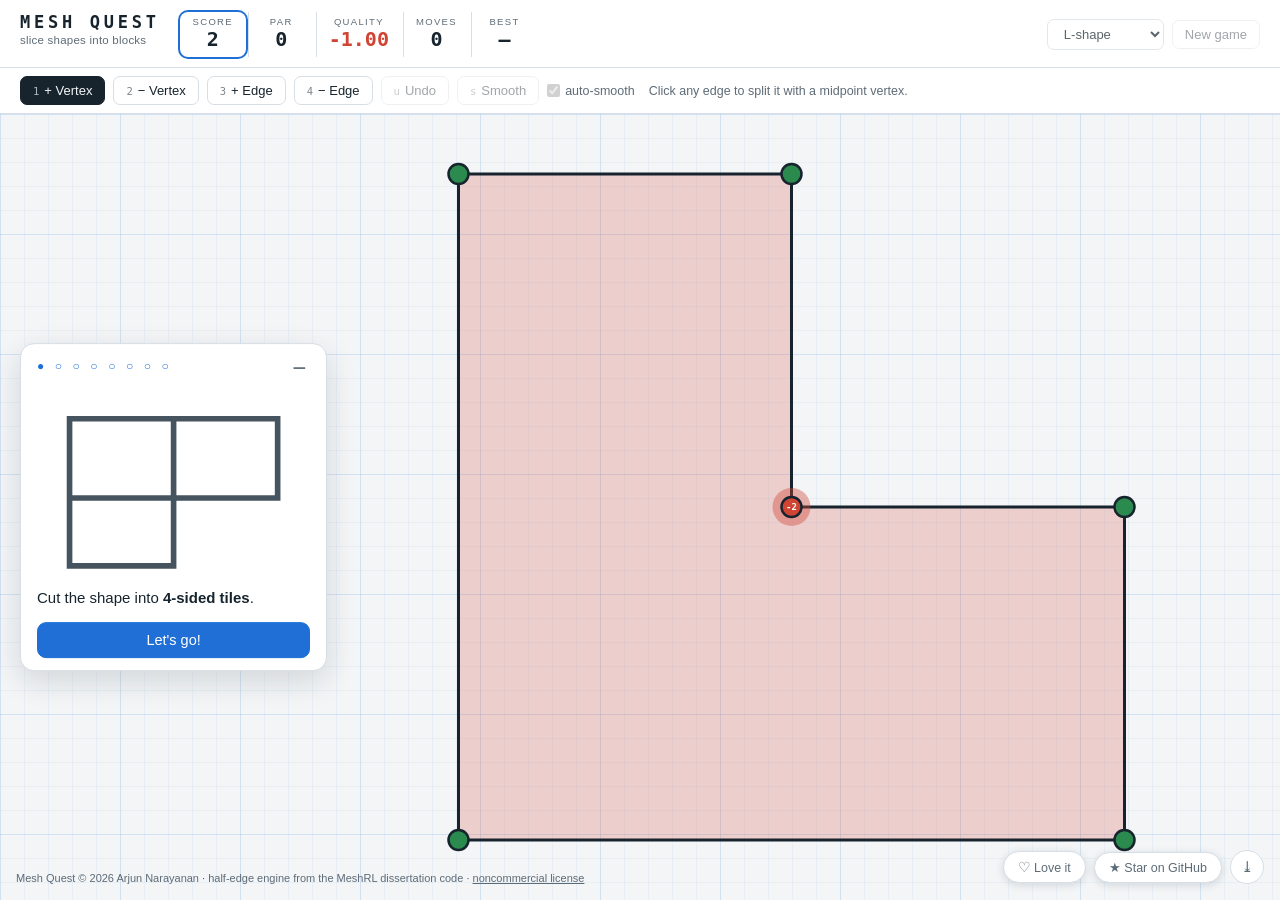
<file: docs/index.html>
<!doctype html>
<html lang="en">
<head>
<meta charset="utf-8">
<meta name="viewport" content="width=device-width, initial-scale=1, viewport-fit=cover">
<title>Mesh Quest</title>
<style>
/* Mesh Quest — Copyright 2026 Arjun Narayanan. All rights reserved.
 * Licensed under the PolyForm Noncommercial License 1.0.0 (see LICENSE). */
:root {
  --paper: #f3f5f7;
  --panel: #ffffff;
  --ink: #17242e;
  --muted: #5d6b77;
  --line: #d7dee5;
  --grid: rgba(31, 111, 214, 0.055);
  --grid-major: rgba(31, 111, 214, 0.1);
  --accent: #1f6fd6;
  --halo: rgba(31, 111, 214, 0.16);
  --glow: rgba(31, 111, 214, 0.75);
  --good: #2b8a4d;
  --warn: #d9962e;
  --bad: #cf4433;
  --face-quad: rgba(43, 138, 77, 0.1);
  --face-tri: rgba(31, 111, 214, 0.1);
  --face-2gon: rgba(207, 68, 51, 0.16);
  --face-big: rgba(217, 150, 46, 0.14);
  --face-degen: rgba(207, 68, 51, 0.22);
  --edge: #46545f;
  --edge-bdry: #17242e;
  --vertex-ring: #ffffff;
  --shadow: rgba(23, 36, 46, 0.14);
}
@media (prefers-color-scheme: dark) {
  :root {
    --paper: #101820;
    --panel: #18232d;
    --ink: #e4ecf2;
    --muted: #8b99a5;
    --line: #2a3743;
    --grid: rgba(90, 162, 240, 0.05);
    --grid-major: rgba(90, 162, 240, 0.09);
    --accent: #5aa2f0;
  --halo: rgba(90, 162, 240, 0.22);
  --glow: rgba(90, 162, 240, 0.9);
    --good: #43b06a;
    --warn: #e2a94f;
    --bad: #e26055;
    --face-quad: rgba(67, 176, 106, 0.13);
    --face-tri: rgba(90, 162, 240, 0.13);
    --face-2gon: rgba(226, 96, 85, 0.2);
    --face-big: rgba(226, 169, 79, 0.16);
    --face-degen: rgba(226, 96, 85, 0.26);
    --edge: #9fb0bd;
    --edge-bdry: #dfe9f1;
    --vertex-ring: #101820;
    --shadow: rgba(0, 0, 0, 0.45);
  }
}
:root[data-theme="dark"] {
  --paper: #101820;
  --panel: #18232d;
  --ink: #e4ecf2;
  --muted: #8b99a5;
  --line: #2a3743;
  --grid: rgba(90, 162, 240, 0.05);
  --grid-major: rgba(90, 162, 240, 0.09);
  --accent: #5aa2f0;
  --halo: rgba(90, 162, 240, 0.22);
  --glow: rgba(90, 162, 240, 0.9);
  --good: #43b06a;
  --warn: #e2a94f;
  --bad: #e26055;
  --face-quad: rgba(67, 176, 106, 0.13);
  --face-tri: rgba(90, 162, 240, 0.13);
  --face-2gon: rgba(226, 96, 85, 0.2);
  --face-big: rgba(226, 169, 79, 0.16);
  --face-degen: rgba(226, 96, 85, 0.26);
  --edge: #9fb0bd;
  --edge-bdry: #dfe9f1;
  --vertex-ring: #101820;
  --shadow: rgba(0, 0, 0, 0.45);
}
:root[data-theme="light"] {
  --paper: #f3f5f7;
  --panel: #ffffff;
  --ink: #17242e;
  --muted: #5d6b77;
  --line: #d7dee5;
  --grid: rgba(31, 111, 214, 0.055);
  --grid-major: rgba(31, 111, 214, 0.1);
  --accent: #1f6fd6;
  --halo: rgba(31, 111, 214, 0.16);
  --glow: rgba(31, 111, 214, 0.75);
  --good: #2b8a4d;
  --warn: #d9962e;
  --bad: #cf4433;
  --face-quad: rgba(43, 138, 77, 0.1);
  --face-tri: rgba(31, 111, 214, 0.1);
  --face-2gon: rgba(207, 68, 51, 0.16);
  --face-big: rgba(217, 150, 46, 0.14);
  --face-degen: rgba(207, 68, 51, 0.22);
  --edge: #46545f;
  --edge-bdry: #17242e;
  --vertex-ring: #ffffff;
  --shadow: rgba(23, 36, 46, 0.14);
}

* { box-sizing: border-box; margin: 0; }
html, body { height: 100%; }
body {
  font-family: "Avenir Next", Seravek, "Segoe UI", -apple-system, sans-serif;
  color: var(--ink);
  background: var(--paper);
  display: flex;
  flex-direction: column;
  overflow: hidden;
  height: 100vh;
  height: 100dvh;
}
header, .toolbar, #stage {
  user-select: none;
  -webkit-user-select: none;
}
#stage { touch-action: manipulation; }
button, select {
  touch-action: manipulation;
  -webkit-tap-highlight-color: transparent;
}
.mono {
  font-family: ui-monospace, "SF Mono", "Cascadia Mono", Menlo, Consolas, monospace;
  font-variant-numeric: tabular-nums;
}

header {
  display: flex;
  align-items: stretch;
  gap: 20px;
  flex-wrap: wrap;
  padding: 12px 20px 10px;
  background: var(--panel);
  border-bottom: 1px solid var(--line);
}
.brand h1 {
  font-family: ui-monospace, "SF Mono", "Cascadia Mono", Menlo, Consolas, monospace;
  font-size: 17px;
  font-weight: 700;
  letter-spacing: 0.22em;
  text-wrap: balance;
}
.brand .sub {
  font-size: 11.5px;
  color: var(--muted);
  letter-spacing: 0.02em;
  margin-top: 2px;
}
.readouts { display: flex; gap: 2px; align-items: stretch; }
.readout {
  min-width: 66px;
  padding: 4px 12px 5px;
  border-left: 1px solid var(--line);
  text-align: center;
}
.readout:first-child { border-left: none; }
.readout .label {
  font-size: 9.5px;
  text-transform: uppercase;
  letter-spacing: 0.14em;
  color: var(--muted);
}
.readout .value {
  font-family: ui-monospace, "SF Mono", "Cascadia Mono", Menlo, Consolas, monospace;
  font-variant-numeric: tabular-nums;
  font-size: 20px;
  font-weight: 600;
  line-height: 1.25;
}
.readout.at-par .value { color: var(--good); }
.readout.alert .value { color: var(--bad); }
.spacer { flex: 1; }
.controls { display: flex; gap: 8px; align-items: center; }

select, button {
  font: inherit;
  font-size: 13px;
  color: var(--ink);
  padding: 6px 12px;
  border-radius: 7px;
  border: 1px solid var(--line);
  background: var(--panel);
  cursor: pointer;
}
button:hover, select:hover { border-color: var(--accent); }
button:disabled { opacity: 0.4; cursor: default; }
button:focus-visible, select:focus-visible {
  outline: 2px solid var(--accent);
  outline-offset: 1px;
}

.toolbar {
  display: flex;
  align-items: center;
  gap: 8px;
  flex-wrap: wrap;
  padding: 8px 20px;
  background: var(--panel);
  border-bottom: 1px solid var(--line);
}
.mode kbd {
  font-family: ui-monospace, "SF Mono", Menlo, monospace;
  font-size: 10.5px;
  opacity: 0.55;
  margin-right: 5px;
}
.mode.active {
  background: var(--ink);
  color: var(--paper);
  border-color: var(--ink);
}
.mode.active kbd { opacity: 0.7; }
label.auto {
  font-size: 12.5px;
  color: var(--muted);
  display: flex;
  gap: 5px;
  align-items: center;
  cursor: pointer;
}
.hint { font-size: 12.5px; color: var(--muted); margin-left: 6px; }

#stage {
  flex: 1;
  position: relative;
  overflow: hidden;
  background-image:
    linear-gradient(var(--grid-major) 1px, transparent 1px),
    linear-gradient(90deg, var(--grid-major) 1px, transparent 1px),
    linear-gradient(var(--grid) 1px, transparent 1px),
    linear-gradient(90deg, var(--grid) 1px, transparent 1px);
  background-size: 120px 120px, 120px 120px, 24px 24px, 24px 24px;
}
#canvas { width: 100%; height: 100%; display: block; cursor: grab; touch-action: none; }
#canvas.panning { cursor: grabbing; }
#canvas.panning * { pointer-events: none; }
#confetti { position: absolute; inset: 0; pointer-events: none; }

.face { stroke: none; }
.face.d4 { fill: var(--face-quad); }
.face.d3 { fill: var(--face-tri); }
.face.d2 { fill: var(--face-2gon); }
.face.dbig { fill: var(--face-big); }
.face.degen { fill: var(--face-degen); }
.edge { stroke: var(--edge); stroke-width: 2; fill: none; pointer-events: none; }
.edge.boundary { stroke: var(--edge-bdry); stroke-width: 3; }
.edge.glow { filter: drop-shadow(0 0 4px var(--glow)); }
.vertex.glow { filter: drop-shadow(0 0 5px var(--glow)); }
.edge.near { stroke: var(--accent) !important; stroke-width: 5 !important; }
.vertex { stroke: var(--vertex-ring); stroke-width: 1.5; }
.vertex.user { stroke: var(--edge-bdry); stroke-width: 2.5; }
.vertex.ok { fill: var(--good); }
.vertex.off1 { fill: var(--warn); }
.vertex.off2 { fill: var(--bad); }
.vertex.near { stroke: var(--accent); stroke-width: 4; }
.vertex.selected { stroke: var(--accent); stroke-width: 4; }
.vlabel {
  font-family: ui-monospace, "SF Mono", Menlo, monospace;
  font-size: 9px;
  font-weight: 700;
  fill: var(--vertex-ring);
  text-anchor: middle;
  pointer-events: none;
}
.heat { fill: var(--bad); pointer-events: none; }
.dim { opacity: 0.25; pointer-events: none; }
#canvas.has-target { cursor: pointer; }

#toast {
  position: absolute;
  bottom: 18px;
  left: 50%;
  transform: translateX(-50%);
  background: var(--ink);
  color: var(--paper);
  padding: 9px 16px;
  border-radius: 8px;
  font-size: 13px;
  opacity: 0;
  transition: opacity 0.25s;
  pointer-events: none;
  max-width: 80%;
}
#toast.show { opacity: 0.95; }

.lvlarrow {
  position: absolute;
  top: 50%;
  transform: translateY(-50%);
  width: 46px;
  height: 46px;
  border-radius: 50%;
  border: 1px solid var(--line);
  background: var(--panel);
  color: var(--muted);
  font-size: 20px;
  cursor: pointer;
  padding: 0;
  box-shadow: 0 4px 12px var(--shadow);
  display: none;
  transition: transform 0.15s;
}
.lvlarrow.show { display: block; }
.lvlarrow:hover {
  transform: translateY(-50%) scale(1.1);
  color: var(--ink);
  border-color: var(--accent);
}
#next.win {
  background: var(--good);
  border-color: var(--good);
  color: #fff;
  width: 60px;
  height: 60px;
  font-size: 27px;
  box-shadow: 0 6px 18px var(--shadow);
}

.corner-actions {
  position: absolute;
  right: 16px;
  bottom: 16px;
  display: flex;
  gap: 8px;
  align-items: center;
}
#heart {
  font-size: 12.5px;
  color: var(--muted);
  background: var(--panel);
  border: 1px solid var(--line);
  border-radius: 17px;
  padding: 7px 14px;
  box-shadow: 0 2px 8px var(--shadow);
  transition: transform 0.15s;
}
#heart .glyph { font-size: 14px; }
#heart:hover { color: var(--bad); border-color: var(--bad); transform: translateY(-1px); }
#heart.hearted { color: var(--bad); border-color: var(--bad); }
#heart.pop .glyph { animation: heart-pop 0.5s ease-out; display: inline-block; }
@keyframes heart-pop {
  0% { transform: scale(1); }
  40% { transform: scale(1.6); }
  100% { transform: scale(1); }
}
#star {
  display: inline-block;
  font-size: 12.5px;
  text-decoration: none;
  color: var(--muted);
  background: var(--panel);
  border: 1px solid var(--line);
  border-radius: 17px;
  padding: 7px 14px;
  box-shadow: 0 2px 8px var(--shadow);
  transition: transform 0.15s;
}
#star:hover { color: var(--ink); border-color: var(--accent); transform: translateY(-1px); }
#star:focus-visible { outline: 2px solid var(--accent); outline-offset: 1px; }
#log-export {
  width: 34px;
  height: 34px;
  border-radius: 50%;
  padding: 0;
  font-size: 15px;
  color: var(--muted);
}
#log-export:hover { color: var(--ink); }

#tutcard {
  position: absolute;
  left: 20px;
  top: 50%;
  transform: translateY(-50%);
  width: clamp(260px, 24vw, 360px);
  background: var(--panel);
  border: 1px solid var(--line);
  border-radius: 14px;
  padding: 15px 16px 12px;
  box-shadow: 0 10px 30px var(--shadow);
  display: none;
}
#tutcard.show { display: block; }
#tutcard .eyebrow {
  font-size: 12px;
  letter-spacing: 0.3em;
  color: var(--accent);
  margin-bottom: 14px;
}
#tutcard .body { font-size: 15px; line-height: 1.45; }
#tutcard .actions {
  display: flex;
  flex-direction: column;
  align-items: stretch;
  margin-top: 13px;
  gap: 4px;
}
#tut-next {
  background: var(--accent);
  color: #fff;
  border-color: var(--accent);
  font-size: 14.5px;
  padding: 9px 12px;
  border-radius: 9px;
}
#tut-next.hidden { display: none; }
#tut-skip {
  position: absolute;
  top: 8px;
  right: 10px;
  border: none;
  background: none;
  color: var(--muted);
  font-size: 24px;
  line-height: 1;
  padding: 4px 10px;
  cursor: pointer;
}
#tut-skip:hover { color: var(--ink); }
#tut-open {
  position: absolute;
  left: 20px;
  top: calc(50% + 64px);
  transform: translateY(-50%);
  width: 74px;
  height: 74px;
  border-radius: 50%;
  border: 1px solid var(--line);
  background: var(--panel);
  font-size: 36px;
  padding: 0;
  cursor: pointer;
  box-shadow: 0 0 0 5px var(--halo), 0 4px 12px var(--shadow);
  animation: halo-breathe 2.8s ease-in-out infinite;
  transition: transform 0.15s;
}
#tut-open:hover { transform: translateY(-50%) scale(1.1); border-color: var(--accent); }
@keyframes halo-breathe {
  0%, 100% { box-shadow: 0 0 0 4px var(--halo), 0 4px 12px var(--shadow); }
  50% { box-shadow: 0 0 0 9px var(--halo), 0 4px 12px var(--shadow); }
}
@media (prefers-reduced-motion: reduce) {
  #tut-open { animation: none; }
}
#tutcard.show ~ #tut-open { display: none; }
@media (max-width: 720px) {
  #tutcard {
    left: 8px;
    right: 8px;
    top: auto;
    bottom: 8px;
    transform: none;
    width: auto;
    padding: 11px 13px 9px;
    border-radius: 12px;
    max-height: 40vh;
    overflow-y: auto;
  }
  #tutcard .eyebrow { font-size: 11px; margin-bottom: 7px; }
  #tutcard .body { font-size: 14px; line-height: 1.4; }
  #tutcard svg { max-height: 76px; margin-bottom: 7px; }
  #tutcard .actions { margin-top: 9px; }
  #tut-next { font-size: 14px; padding: 9px 12px; }
  #tut-skip { font-size: 21px; top: 5px; right: 6px; }
  #tutcard.show ~ #toast { bottom: 46vh; }
  /* card open: hand the header/toolbar space to the board */
  body.card-open > .toolbar { display: none; }
  body.card-open > header { display: none; }
  body.card-open.chip-step > header { display: flex; }
  #tut-open { top: auto; bottom: 14px; left: 14px; transform: none; }
  #tut-open:hover { transform: none; }
}

/* tutorial card illustrations */
#tutcard svg {
  display: block;
  width: 100%;
  height: auto;
  max-height: 190px;
  margin-bottom: 10px;
}
.tvis-line { stroke: var(--edge); stroke-width: 2.5; fill: none; }
.tvis-dot { fill: var(--accent); }
.tvis-blush { fill: var(--bad); }
.tvis-tile { fill: var(--good); opacity: 0; animation: tvis-tile 2.7s infinite; }
.tvis-tile.t2 { animation-delay: 0.35s; }
.tvis-tile.t3 { animation-delay: 0.7s; }
@keyframes tvis-tile { 0% { opacity: 0; } 30%, 80% { opacity: 0.35; } 100% { opacity: 0; } }
.tvis-ray {
  stroke: var(--accent);
  stroke-dasharray: 1;
  stroke-dashoffset: 1;
  animation: tvis-draw 3s infinite;
}
.tvis-ray.r2 { animation-delay: 0.3s; }
.tvis-ray.r3 { animation-delay: 0.6s; }
.tvis-ray.r4 { animation-delay: 0.9s; }
@keyframes tvis-draw { 0% { stroke-dashoffset: 1; } 45%, 90% { stroke-dashoffset: 0; } 100% { stroke-dashoffset: 0; } }
.tvis-pop {
  transform-box: fill-box;
  transform-origin: center;
  animation: tvis-pop 1.8s ease-in-out infinite;
}
@keyframes tvis-pop { 0%, 15% { transform: scale(0); } 50%, 85% { transform: scale(1); } 100% { transform: scale(0); } }
.tvis-draw {
  stroke: var(--accent);
  stroke-width: 3;
  stroke-dasharray: 1;
  stroke-dashoffset: 1;
  animation: tvis-draw 2s ease-in-out infinite;
}
.tvis-good {
  fill: var(--good);
  transform-box: fill-box;
  transform-origin: center;
  animation: tvis-pop 2.4s ease-in-out infinite;
}
.tvis-good.g2 { animation-delay: 0.25s; }
.tvis-good.g3 { animation-delay: 0.5s; }
.tvis-cell {
  fill: var(--good);
  stroke: var(--paper);
  opacity: 0;
  animation: tvis-tile 2.6s infinite;
}
.tvis-pulse { animation: tutpulse 1.3s ease-in-out infinite; }
.tvis-spoke { stroke: var(--edge); stroke-width: 2; }
.tvis-ok-label {
  fill: var(--good);
  font-size: 9px;
  font-weight: 700;
  font-family: ui-monospace, Menlo, monospace;
}
.tvis-flat-label {
  fill: var(--bad);
  font-size: 9px;
  font-weight: 700;
  font-family: ui-monospace, Menlo, monospace;
}
.tvis-badge { fill: var(--accent); }
.tvis-badge-text {
  fill: #fff;
  font-size: 15px;
  font-weight: 700;
  text-anchor: middle;
  font-family: ui-monospace, Menlo, monospace;
}
@media (prefers-reduced-motion: reduce) {
  .tvis-tile, .tvis-cell, .tvis-ray, .tvis-pop, .tvis-draw, .tvis-good { animation: none; }
  .tvis-tile, .tvis-cell { opacity: 0.35; }
  .tvis-ray, .tvis-draw { stroke-dashoffset: 0; }
}

@keyframes tutpulse { 0%, 100% { opacity: 1; } 50% { opacity: 0.35; } }
.edge.tut-target {
  stroke: var(--accent) !important;
  stroke-width: 6 !important;
  animation: tutpulse 1.3s ease-in-out infinite;
}
.vertex.tut-target {
  stroke: var(--accent) !important;
  stroke-width: 5 !important;
  animation: tutpulse 1.3s ease-in-out infinite;
}
.readout.tut-target { box-shadow: 0 0 0 2px var(--accent); border-radius: 8px; }
@media (prefers-reduced-motion: reduce) {
  .edge.tut-target, .vertex.tut-target { animation: none; }
}

.credit {
  position: absolute;
  left: 16px;
  bottom: 16px;
  font-size: 11px;
  color: var(--muted);
  max-width: 46%;
}
.credit a { color: var(--muted); }
.credit a:hover { color: var(--accent); }

@media (prefers-reduced-motion: reduce) {
  #heart.pop .glyph { animation: none; }
  #next { transition: none; }
  #toast { transition: none; }
}

/* touch devices: no hover previews to explain, no keyboard */
@media (hover: none) {
  .mode kbd, #undo kbd, #smoothbtn kbd { display: none; }
  .hint { display: none; }
}

/* compact phone layout */
@media (max-width: 720px) {
  header { padding: 8px 12px 6px; gap: 8px; row-gap: 4px; }
  .brand h1 { font-size: 14px; letter-spacing: 0.16em; }
  .brand .sub { display: none; }
  .readouts {
    order: 3;
    width: 100%;
    justify-content: space-between;
    overflow-x: auto;
  }
  .readout { min-width: 0; flex: 1; padding: 2px 6px 3px; }
  .readout .value { font-size: 16px; }
  .controls { margin-left: auto; }
  select, button { padding: 8px 10px; }
  .toolbar { padding: 6px 8px; gap: 6px; }
  .toolbar .mode {
    flex: 1;
    min-height: 42px;
    padding: 6px 2px;
    font-size: 12.5px;
    white-space: nowrap;
  }
  label.auto { font-size: 12px; }
  .credit { display: none; }
  .corner-actions { right: 12px; bottom: 12px; gap: 6px; }
  #star, #heart { font-size: 11.5px; padding: 6px 10px; }
  #heart .label { display: none; }
  body.card-open .corner-actions { display: none; }
  .lvlarrow { width: 52px; height: 52px; font-size: 22px; }
  #next.win { width: 64px; height: 64px; font-size: 30px; }
}
</style>
<meta name="description" content="Slice shapes into perfect four-sided blocks. Simple to play, tricky to master.">
<meta property="og:type" content="website">
<meta property="og:site_name" content="Mesh Quest">
<meta property="og:title" content="Mesh Quest — slice shapes into blocks">
<meta property="og:description" content="A free puzzle game: cut each shape into four-sided blocks and chase a perfect score. Easy to pick up, surprisingly deep.">
<meta property="og:url" content="https://arjunnarayanan.github.io/MeshRL/">
<meta property="og:image" content="https://arjunnarayanan.github.io/MeshRL/preview.png">
<meta property="og:image:width" content="1200">
<meta property="og:image:height" content="630">
<meta property="og:image:alt" content="Three shapes — an L, a star and a square ring — each cut into four-sided blocks.">
<meta name="twitter:card" content="summary_large_image">
<meta name="twitter:title" content="Mesh Quest — slice shapes into blocks">
<meta name="twitter:description" content="A free puzzle game: cut each shape into four-sided blocks and chase a perfect score.">
<meta name="twitter:image" content="https://arjunnarayanan.github.io/MeshRL/preview.png">
<link rel="icon" href="data:image/svg+xml,<svg xmlns=%22http://www.w3.org/2000/svg%22 viewBox=%220 0 100 100%22><text y=%22.9em%22 font-size=%2290%22>%F0%9F%94%B7</text></svg>">
<script data-goatcounter="https://arjunnarayanan.goatcounter.com/count"
        async src="//gc.zgo.at/count.js"></script>
</head>
<body>
<header>
  <div class="brand">
    <h1>MESH QUEST</h1>
    <div class="sub">slice shapes into blocks</div>
  </div>
  <div class="readouts">
    <div class="readout" id="r-score"><div class="label">Score</div><div class="value" id="s-vertex">–</div></div>
    <div class="readout" id="r-par"><div class="label">Par</div><div class="value" id="s-par">–</div></div>
    <div class="readout" id="r-quality"><div class="label">Quality</div><div class="value" id="s-quality">–</div></div>
    <div class="readout"><div class="label">Moves</div><div class="value" id="s-moves">–</div></div>
    <div class="readout"><div class="label">Best</div><div class="value" id="s-best">–</div></div>
  </div>
  <div class="spacer"></div>
  <div class="controls">
    <select id="shape" aria-label="Level"></select>
    <button id="reset">New game</button>
  </div>
</header>
<div class="toolbar">
  <button class="mode" data-mode="insert_vertex"><kbd>1</kbd>+ Vertex</button>
  <button class="mode" data-mode="delete_vertex"><kbd>2</kbd>&minus; Vertex</button>
  <button class="mode" data-mode="insert_edge"><kbd>3</kbd>+ Edge</button>
  <button class="mode" data-mode="delete_edge"><kbd>4</kbd>&minus; Edge</button>
  <button id="undo"><kbd style="font-family:ui-monospace,Menlo,monospace;font-size:10.5px;opacity:.55;margin-right:5px">u</kbd>Undo</button>
  <button id="smoothbtn"><kbd style="font-family:ui-monospace,Menlo,monospace;font-size:10.5px;opacity:.55;margin-right:5px">s</kbd>Smooth</button>
  <label class="auto"><input type="checkbox" id="autosmooth" checked> auto-smooth</label>
  <span class="hint" id="hint"></span>
</div>
<div id="stage">
  <svg id="canvas"></svg>
  <canvas id="confetti"></canvas>
  <button id="prev" class="lvlarrow" title="Previous level">&larr;</button>
  <button id="next" class="lvlarrow" title="Next level">&rarr;</button>
  <div class="credit">Mesh Quest &copy; 2026 Arjun Narayanan &middot; half-edge engine from the MeshRL dissertation code &middot; <a href="https://github.com/ArjunNarayanan/MeshRL/blob/main/LICENSE" target="_blank" rel="noopener">noncommercial license</a></div>
  <div class="corner-actions">
    <button id="heart" title="Love it?"><span class="glyph">&#9825;</span> <span class="label">Love it</span></button>
    <a id="star" href="https://github.com/ArjunNarayanan/MeshRL" target="_blank" rel="noopener">&#9733; Star on GitHub</a>
    <button id="log-export" title="Export activity log">&#10515;</button>
  </div>
  <div id="tutcard">
    <button id="tut-skip" title="Minimize">&minus;</button>
    <div class="eyebrow" id="tut-eyebrow"></div>
    <div class="body" id="tut-body"></div>
    <div class="actions">
      <button id="tut-next">Next</button>
    </div>
  </div>
  <button id="tut-open" title="Tutorial">&#128075;</button>
  <div id="toast"></div>
</div>
<script>
/* Mesh Quest — Copyright 2026 Arjun Narayanan. All rights reserved.
 * Licensed under the PolyForm Noncommercial License 1.0.0 (see LICENSE).
 * Free for noncommercial use; commercial use requires a separate license.
 */
/* Mesh Quest engine: JavaScript port of the game subset of src/tiler.py.
 *
 * Faithful to the Python implementation including ID assignment order, so
 * states can be diffed against the Python engine op-for-op. Verified by
 * replaying identical op traces through both engines (see game/js/tests).
 *
 * IDs are tagged strings: h3 (half-edge), v2 (vertex), f1 (face), b0 (boundary).
 */
"use strict";

const TARGET_ANGLE = 90;
const FACE_DESIRED = 4;
const QUALITY_THRESHOLD = 0.4;

// numpy-style round-half-to-even (np.round); angles here are non-negative
function roundHalfEven(x) {
  const f = Math.floor(x);
  const d = x - f;
  if (d > 0.5) return f + 1;
  if (d < 0.5) return f;
  return f % 2 === 0 ? f : f + 1;
}

function desiredFromAngle(angle, target = TARGET_ANGLE) {
  return Math.max(roundHalfEven(angle / target) + 1, 2);
}

const INTERIOR_DESIRED = desiredFromAngle(360) - 1; // 4
const BOUNDARY_DESIRED = desiredFromAngle(180); // 3

function num(id) {
  return parseInt(id.slice(1), 10);
}

class GameError extends Error {}

class Mesh {
  constructor() {
    this.he = new Map(); // tagged id -> {face,next,prev,twin,source,target}
    this.nodeType = new Map(); // tagged id -> "half_edge"|"vertex"|"face"|"boundary"
    this.coords = new Map(); // numeric vid -> [x, y]
    this.userVerts = new Set(); // numeric
    this.boundaryVerts = new Set(); // numeric
    this.vertexDeg = new Map(); // vertex id -> degree
    this.faceDeg = new Map(); // face id -> degree
    this.faceHE = new Map(); // face id -> Set of half-edge ids (insertion order)
    this.nextH = 0;
    this.nextV = 0;
    this.nextF = 0;
    this.nextB = 0;
  }

  static fromFaceLoops(loops, coords) {
    const m = new Mesh();
    const vertexIds = new Set();
    for (const loop of loops) for (const v of loop) vertexIds.add(v);

    m.nextH = loops.reduce((s, l) => s + l.length, 0);
    m.nextV = vertexIds.size;
    m.nextF = loops.length;

    for (let i = 0; i < m.nextH; i++) {
      m.he.set("h" + i, { face: null, next: null, prev: null, twin: null, source: null, target: null });
      m.nodeType.set("h" + i, "half_edge");
    }
    for (const v of vertexIds) {
      m.nodeType.set("v" + v, "vertex");
      m.coords.set(v, [coords[v][0], coords[v][1]]);
      m.userVerts.add(v);
    }
    for (let f = 0; f < m.nextF; f++) {
      m.nodeType.set("f" + f, "face");
      m.faceHE.set("f" + f, new Set());
    }

    // next/prev, source/target, face associations, loop by loop
    let start = 0;
    for (let fi = 0; fi < loops.length; fi++) {
      const loop = loops[fi];
      const n = loop.length;
      for (let i = 0; i < n; i++) {
        const h = "h" + (start + i);
        const hn = "h" + (start + ((i + 1) % n));
        const rec = m.he.get(h);
        rec.next = hn;
        m.he.get(hn).prev = h;
        rec.source = "v" + loop[i];
        rec.target = "v" + loop[(i + 1) % n];
        rec.face = "f" + fi;
        m.faceHE.get("f" + fi).add(h);
      }
      start += n;
    }

    // twins (iteration in half-edge id order, matching the Python dict order)
    const pair = new Map(); // "src|dst" -> hid
    for (let i = 0; i < m.nextH; i++) {
      const h = "h" + i;
      const r = m.he.get(h);
      pair.set(r.source + "|" + r.target, h);
    }
    for (const [key, h] of pair) {
      const [src, dst] = key.split("|");
      const rev = pair.get(dst + "|" + src);
      if (rev !== undefined) {
        m.he.get(h).twin = rev;
        m.he.get(rev).twin = h;
      } else {
        const b = "b" + m.nextB;
        m.nextB += 1;
        m.nodeType.set(b, "boundary");
        m.he.set(b, { face: null, next: null, prev: null, twin: h, source: dst, target: src });
        m.he.get(h).twin = b;
      }
    }

    // degrees: every mesh edge is represented by two directed records
    // (half-edge/half-edge in the interior, half-edge/boundary at the rim),
    // so a vertex's degree is half its incidence count over all records
    for (const v of vertexIds) m.vertexDeg.set("v" + v, 0);
    for (const [id, type] of m.nodeType) {
      if (type !== "half_edge" && type !== "boundary") continue;
      const r = m.he.get(id);
      m.vertexDeg.set(r.source, m.vertexDeg.get(r.source) + 1);
      m.vertexDeg.set(r.target, m.vertexDeg.get(r.target) + 1);
    }
    for (const [v, d] of m.vertexDeg) m.vertexDeg.set(v, d / 2);

    for (let f = 0; f < m.nextF; f++) m.faceDeg.set("f" + f, loops[f].length);

    for (const [id, type] of m.nodeType) {
      if (type === "half_edge" && m.onBoundary(id)) {
        m.boundaryVerts.add(num(m.he.get(id).source));
      }
    }
    return m;
  }

  clone() {
    const m = new Mesh();
    for (const [k, v] of this.he) m.he.set(k, { ...v });
    for (const [k, v] of this.nodeType) m.nodeType.set(k, v);
    for (const [k, v] of this.coords) m.coords.set(k, [v[0], v[1]]);
    m.userVerts = new Set(this.userVerts);
    m.boundaryVerts = new Set(this.boundaryVerts);
    m.vertexDeg = new Map(this.vertexDeg);
    m.faceDeg = new Map(this.faceDeg);
    for (const [k, v] of this.faceHE) m.faceHE.set(k, new Set(v));
    m.nextH = this.nextH; m.nextV = this.nextV; m.nextF = this.nextF; m.nextB = this.nextB;
    return m;
  }

  isHalfEdge(h) { return this.nodeType.get(h) === "half_edge"; }
  isBoundaryHalfEdge(h) { return this.nodeType.get(h) === "boundary"; }
  onBoundary(h) { return this.he.get(this.he.get(h).twin).face === null; }

  halfEdgeList() {
    const out = [];
    for (const [id, t] of this.nodeType) if (t === "half_edge") out.push(id);
    return out;
  }
  vertexList() {
    const out = [];
    for (const [id, t] of this.nodeType) if (t === "vertex") out.push(id);
    return out;
  }
  faceList() {
    const out = [];
    for (const [id, t] of this.nodeType) if (t === "face") out.push(id);
    return out;
  }

  faceLoop(h) {
    const loop = [h];
    let cur = this.he.get(h).next;
    while (cur !== h) {
      loop.push(cur);
      cur = this.he.get(cur).next;
    }
    return loop;
  }

  firstFaceHalfEdge(f) {
    for (const h of this.faceHE.get(f)) return h;
    throw new GameError("face has no half-edges: " + f);
  }

  // --- construction helpers (ID order matches Python) ---------------------

  createFace() {
    const f = "f" + this.nextF;
    this.nextF += 1;
    this.nodeType.set(f, "face");
    this.faceHE.set(f, new Set());
    return f;
  }

  createVertex(coord, onBdry) {
    const v = "v" + this.nextV;
    this.nodeType.set(v, "vertex");
    if (coord) this.coords.set(this.nextV, [coord[0], coord[1]]);
    if (onBdry) this.boundaryVerts.add(this.nextV);
    this.nextV += 1;
    return v;
  }

  createHalfEdge(nextH, prevH) {
    const nr = this.he.get(nextH);
    const pr = this.he.get(prevH);
    const h = "h" + this.nextH;
    this.nextH += 1;
    this.nodeType.set(h, "half_edge");
    this.he.set(h, {
      face: nr.face, next: nextH, prev: prevH,
      twin: null, source: pr.target, target: nr.source,
    });
    nr.prev = h;
    pr.next = h;
    if (nr.face !== null) this.faceHE.get(nr.face).add(h);
    return h;
  }

  createBoundaryHalfEdge(targetV, sourceV) {
    const b = "b" + this.nextB;
    this.nextB += 1;
    this.nodeType.set(b, "boundary");
    this.he.set(b, { face: null, next: null, prev: null, twin: null, source: sourceV, target: targetV });
    return b;
  }

  associateTwin(a, b) {
    this.he.get(a).twin = b;
    this.he.get(b).twin = a;
  }

  setTargetVertex(h, v) {
    const r = this.he.get(h);
    const twin = this.he.get(r.twin);
    r.target = v;
    twin.source = v;
  }

  // --- edit operations -----------------------------------------------------

  isValidEdgeInsert(h, k) {
    if (!this.isHalfEdge(h)) return false;
    const f = this.he.get(h).face;
    return k >= 0 && k < this.faceDeg.get(f) - 1;
  }

  insertHalfEdge(h, k) {
    if (!this.isValidEdgeInsert(h, k)) throw new GameError("Invalid edge insert");
    const f = this.he.get(h).face;
    this.faceDeg.set(f, this.faceDeg.get(f) - k);
    const nf = this.createFace();
    this.faceDeg.set(nf, k + 2);

    let cur = h;
    for (let c = 0; c < k + 1; c++) {
      this.faceHE.get(f).delete(cur);
      this.he.get(cur).face = nf;
      this.faceHE.get(nf).add(cur);
      cur = this.he.get(cur).next;
    }

    const newFaceNext = h;
    const newFacePrev = this.he.get(cur).prev;
    const oldFaceNext = cur;
    const oldFacePrev = this.he.get(h).prev;

    const srcV = this.he.get(newFacePrev).target;
    const dstV = this.he.get(h).source;
    this.vertexDeg.set(srcV, this.vertexDeg.get(srcV) + 1);
    this.vertexDeg.set(dstV, this.vertexDeg.get(dstV) + 1);

    const a = this.createHalfEdge(newFaceNext, newFacePrev);
    const b = this.createHalfEdge(oldFaceNext, oldFacePrev);
    this.associateTwin(a, b);
  }

  midpoint(v1, v2) {
    const a = this.coords.get(num(v1));
    const b = this.coords.get(num(v2));
    return [(a[0] + b[0]) / 2, (a[1] + b[1]) / 2];
  }

  insertVertex(h) {
    if (!this.isHalfEdge(h)) throw new GameError("Unknown edge");
    if (this.onBoundary(h)) this._insertBoundaryVertex(h);
    else this._insertInteriorVertex(h);
  }

  _insertBoundaryVertex(h) {
    const r = this.he.get(h);
    const curTarget = r.target;
    const curSource = r.source;
    const nv = this.createVertex(this.midpoint(curTarget, curSource), true);
    this.vertexDeg.set(nv, 2);

    const nextH = r.next;
    this.setTargetVertex(h, nv);
    const nh = this.createHalfEdge(nextH, h);
    const nb = this.createBoundaryHalfEdge(nv, curTarget);
    this.associateTwin(nh, nb);
    this.faceDeg.set(r.face, this.faceDeg.get(r.face) + 1);
  }

  _insertInteriorVertex(h) {
    const r = this.he.get(h);
    const nextH = r.next;
    const twinH = r.twin;
    const twinPrev = this.he.get(twinH).prev;

    const curTarget = r.target;
    const curSource = r.source;
    const nv = this.createVertex(this.midpoint(curTarget, curSource), false);
    this.vertexDeg.set(nv, 2);

    this.setTargetVertex(h, nv);
    const a = this.createHalfEdge(nextH, h);
    const b = this.createHalfEdge(twinH, twinPrev);
    this.associateTwin(a, b);

    this.faceDeg.set(r.face, this.faceDeg.get(r.face) + 1);
    const tf = this.he.get(twinH).face;
    this.faceDeg.set(tf, this.faceDeg.get(tf) + 1);
  }

  isUserVertex(v) { return this.userVerts.has(num(v)); }

  isValidDeleteSourceVertex(h) {
    if (!this.isHalfEdge(h)) return false;
    const v = this.he.get(h).source;
    if (this.isUserVertex(v)) return false;
    if (this.vertexDeg.get(v) !== 2) return false;
    const f = this.he.get(h).face;
    if (this.faceDeg.get(f) < 3) return false;
    if (!this.onBoundary(h)) {
      const tf = this.he.get(this.he.get(h).twin).face;
      if (this.faceDeg.get(tf) < 3) return false;
    }
    return true;
  }

  _removeHalfEdgePair(h) {
    const twin = this.he.get(h).twin;
    for (const id of [h, twin]) {
      const r = this.he.get(id);
      if (r.face !== null && this.faceHE.has(r.face)) this.faceHE.get(r.face).delete(id);
      this.he.delete(id);
      this.nodeType.delete(id);
    }
  }

  _removeVertex(v) {
    this.nodeType.delete(v);
    this.vertexDeg.delete(v);
    this.coords.delete(num(v));
    this.boundaryVerts.delete(num(v));
  }

  deleteSourceVertex(h) {
    if (!this.isValidDeleteSourceVertex(h)) throw new GameError("Vertex not deletable");
    if (this.onBoundary(h)) this._deleteBoundaryVertex(h);
    else this._deleteInteriorVertex(h);
  }

  _deleteBoundaryVertex(h) {
    const r = this.he.get(h);
    const src = r.source;
    const nextH = r.next;
    const prevH = r.prev;
    this.setTargetVertex(prevH, r.target);
    this.he.get(prevH).next = nextH;
    this.he.get(nextH).prev = prevH;
    this.faceDeg.set(r.face, this.faceDeg.get(r.face) - 1);
    this._removeHalfEdgePair(h);
    this._removeVertex(src);
  }

  _deleteInteriorVertex(h) {
    const r = this.he.get(h);
    const src = r.source;
    const nextH = r.next;
    const prevH = r.prev;
    const twinH = r.twin;
    const nextTwin = this.he.get(twinH).next;
    const prevTwin = this.he.get(twinH).prev;

    this.setTargetVertex(prevH, r.target);
    this.he.get(prevH).next = nextH;
    this.he.get(nextH).prev = prevH;
    this.he.get(prevTwin).next = nextTwin;
    this.he.get(nextTwin).prev = prevTwin;

    this.faceDeg.set(r.face, this.faceDeg.get(r.face) - 1);
    const tf = this.he.get(twinH).face;
    this.faceDeg.set(tf, this.faceDeg.get(tf) - 1);

    this._removeHalfEdgePair(h);
    this._removeVertex(src);
  }

  isValidDeleteHalfEdge(h) {
    if (!this.isHalfEdge(h)) return false;
    if (this.onBoundary(h)) return false;
    const r = this.he.get(h);
    if (this.vertexDeg.get(r.source) <= 2 || this.vertexDeg.get(r.target) <= 2) return false;
    const tf = this.he.get(r.twin).face;
    if (r.face === tf) return false;
    return true;
  }

  deleteHalfEdge(h) {
    if (!this.isValidDeleteHalfEdge(h)) throw new GameError("This edge cannot be deleted");
    const r = this.he.get(h);
    const nextH = r.next;
    const prevH = r.prev;
    const twinH = r.twin;
    const prevTwin = this.he.get(twinH).prev;
    const nextTwin = this.he.get(twinH).next;

    this.vertexDeg.set(r.source, this.vertexDeg.get(r.source) - 1);
    this.vertexDeg.set(r.target, this.vertexDeg.get(r.target) - 1);

    const curFace = r.face;
    const twinFace = this.he.get(twinH).face;
    this.faceDeg.set(curFace, this.faceDeg.get(curFace) + this.faceDeg.get(twinFace) - 2);

    for (const he of Array.from(this.faceHE.get(twinFace))) {
      this.he.get(he).face = curFace;
      this.faceHE.get(curFace).add(he);
    }
    this.nodeType.delete(twinFace);
    this.faceHE.delete(twinFace);
    this.faceDeg.delete(twinFace);

    this.he.get(prevH).next = nextTwin;
    this.he.get(nextTwin).prev = prevH;
    this.he.get(prevTwin).next = nextH;
    this.he.get(nextH).prev = prevTwin;
    this._removeHalfEdgePair(h);
  }

  // --- geometry -----------------------------------------------------------

  halfEdgeAngles() {
    const out = new Map();
    for (const [id, t] of this.nodeType) {
      if (t !== "half_edge") continue;
      const r = this.he.get(id);
      const c = this.coords.get(num(r.source));
      const n = this.coords.get(num(r.target));
      const p = this.coords.get(num(this.he.get(r.prev).source));
      const v1 = [n[0] - c[0], n[1] - c[1]];
      const v2 = [p[0] - c[0], p[1] - c[1]];
      const dot = v1[0] * v2[0] + v1[1] * v2[1];
      const det = v1[0] * v2[1] - v1[1] * v2[0];
      let ang = (Math.atan2(det, dot) * 180) / Math.PI;
      if (ang < 0) ang += 360;
      out.set(id, ang);
    }
    return out;
  }

  smooth(numIter) {
    // mirrors Tiler.smooth_vertices: fixed 0/1 neighbor structure, then
    // numIter rounds of averaging with per-vertex divisors
    const verts = this.vertexList().map(num);
    const idx = new Map(verts.map((v, i) => [v, i]));
    const nbrs = verts.map(() => []);

    for (const [id, t] of this.nodeType) {
      if (t !== "half_edge") continue;
      const r = this.he.get(id);
      const s = num(r.source);
      const d = num(r.target);
      if (this.onBoundary(id)) {
        if (!this.userVerts.has(s)) nbrs[idx.get(s)].push(idx.get(d));
        if (!this.userVerts.has(d)) nbrs[idx.get(d)].push(idx.get(s));
      } else if (!this.boundaryVerts.has(s) && !this.userVerts.has(s)) {
        nbrs[idx.get(s)].push(idx.get(d));
      }
    }

    const div = verts.map((v) => {
      if (this.userVerts.has(v)) return 1;
      if (this.boundaryVerts.has(v)) return 2;
      return this.vertexDeg.get("v" + v);
    });

    let cur = verts.map((v) => {
      const c = this.coords.get(v);
      return [c[0], c[1]];
    });
    for (let it = 0; it < numIter; it++) {
      const next = verts.map((v, i) => {
        if (this.userVerts.has(v)) return [cur[i][0], cur[i][1]];
        let x = 0, y = 0;
        for (const j of nbrs[i]) { x += cur[j][0]; y += cur[j][1]; }
        return [x / div[i], y / div[i]];
      });
      cur = next;
    }
    verts.forEach((v, i) => this.coords.set(v, cur[i]));
  }
}

// --- shapes -----------------------------------------------------------------

function regularPolygon(n, phase = 0) {
  const pts = [];
  for (let k = 0; k < n; k++) {
    const a = phase + (2 * Math.PI * k) / n;
    pts.push([Math.cos(a), Math.sin(a)]);
  }
  return pts;
}

function starPolygon() {
  const inner = Math.cos((72 * Math.PI) / 180) / Math.cos((36 * Math.PI) / 180);
  const pts = [];
  for (let k = 0; k < 5; k++) {
    const tip = ((90 + 72 * k) * Math.PI) / 180;
    const notch = ((126 + 72 * k) * Math.PI) / 180;
    pts.push([Math.cos(tip), Math.sin(tip)]);
    pts.push([inner * Math.cos(notch), inner * Math.sin(notch)]);
  }
  return pts;
}

function semicirclePolygon() {
  const pts = [[-1, 0], [1, 0]];
  for (let k = 1; k <= 5; k++) {
    const t = (30 * k * Math.PI) / 180;
    pts.push([Math.cos(t), Math.sin(t)]);
  }
  return pts;
}

function pacmanPolygon() {
  const pts = [[0, 0]];
  for (let k = 0; k < 7; k++) {
    const t = ((45 + 45 * k) * Math.PI) / 180;
    pts.push([Math.cos(t), Math.sin(t)]);
  }
  return pts;
}

function gearPolygon(teeth = 6, outer = 1.0, root = 0.62) {
  const pts = [];
  const w = (2 * Math.PI) / teeth;
  for (let k = 0; k < teeth; k++) {
    const base = w * k;
    for (const [frac, rad] of [[0.05, outer], [0.45, outer], [0.55, root], [0.95, root]]) {
      const t = base + frac * w;
      pts.push([rad * Math.cos(t), rad * Math.sin(t)]);
    }
  }
  return pts;
}

// Both rings put the hole-to-rim slit between two mid-edge points, which want
// degree 3 and are already satisfied by the slit: it belongs to a perfect mesh
// and never has to be deleted.
function triforceRing() {
  const coords = {};
  for (let k = 0; k < 3; k++) {
    const t = ((90 + 120 * k) * Math.PI) / 180;
    coords[k] = [Math.cos(t), Math.sin(t)];
    coords[k + 3] = [0.4 * Math.cos(t), 0.4 * Math.sin(t)];
  }
  coords[6] = [(coords[0][0] + coords[1][0]) / 2, (coords[0][1] + coords[1][1]) / 2];
  coords[7] = [(coords[3][0] + coords[4][0]) / 2, (coords[3][1] + coords[4][1]) / 2];
  return {
    loops: [[0, 6, 7, 3, 5, 4, 7, 6, 1, 2]],
    coords,
    desired: { 0: 2, 1: 2, 2: 2, 3: 4, 4: 4, 5: 4, 6: 3, 7: 3 },
  };
}

function interiorAngles(loop, coords) {
  const n = loop.length;
  const out = {};
  for (let i = 0; i < n; i++) {
    const c = coords[loop[i]];
    const p = coords[loop[(i - 1 + n) % n]];
    const nx = coords[loop[(i + 1) % n]];
    const v1 = [nx[0] - c[0], nx[1] - c[1]];
    const v2 = [p[0] - c[0], p[1] - c[1]];
    const dot = v1[0] * v2[0] + v1[1] * v2[1];
    const det = v1[0] * v2[1] - v1[1] * v2[0];
    let ang = (Math.atan2(det, dot) * 180) / Math.PI;
    if (ang < 0) ang += 360;
    out[loop[i]] = ang;
  }
  return out;
}

function simplePolygon(pts) {
  return () => {
    const coords = {};
    pts.forEach((p, i) => (coords[i] = [p[0], p[1]]));
    const loop = pts.map((_, i) => i);
    const angles = interiorAngles(loop, coords);
    const desired = {};
    for (const v of loop) desired[v] = desiredFromAngle(angles[v]);
    return { loops: [loop], coords, desired };
  };
}

function squareHole() {
  const coords = {
    0: [0, 0], 1: [0.5, 0], 2: [0.5, 0.25], 3: [0.25, 0.25], 4: [0.25, 0.75],
    5: [0.75, 0.75], 6: [0.75, 0.25], 7: [1, 0], 8: [1, 1], 9: [0, 1],
  };
  const degrees = [2, 3, 3, 4, 4, 4, 4, 2, 2, 2];
  const desired = {};
  degrees.forEach((d, i) => { desired[i] = d; });
  return { loops: [[0, 1, 2, 3, 4, 5, 6, 2, 1, 7, 8, 9]], coords, desired };
}

const SHAPES = {
  "L-shape": simplePolygon([[0, 0], [2, 0], [2, 1], [1, 1], [1, 2], [0, 2]]),
  "T-bracket": simplePolygon([[1, 0], [2, 0], [2, 2], [3, 2], [3, 3], [0, 3], [0, 2], [1, 2]]),
  "I-bracket": simplePolygon([[0, 0], [3, 0], [3, 1], [2, 1], [2, 2], [3, 2], [3, 3], [0, 3], [0, 2], [1, 2], [1, 1], [0, 1]]),
  "U-channel": simplePolygon([[0, 0], [3, 0], [3, 2], [2, 2], [2, 1], [1, 1], [1, 2], [0, 2]]),
  "Z-shape": simplePolygon([[0, 0], [2, 0], [2, 1], [3, 1], [3, 2], [1, 2], [1, 1], [0, 1]]),
  "Plus": simplePolygon([[1, 0], [2, 0], [2, 1], [3, 1], [3, 2], [2, 2], [2, 3], [1, 3], [1, 2], [0, 2], [0, 1], [1, 1]]),
  "Staircase": simplePolygon([[0, 0], [3, 0], [3, 1], [2, 1], [2, 2], [1, 2], [1, 3], [0, 3]]),
  "Triangle": simplePolygon([[0, 0], [1, 0], [0.5, Math.sin(Math.PI / 3)]]),
  "Pentagon": simplePolygon(regularPolygon(5, Math.PI / 2)),
  "Semicircle": simplePolygon(semicirclePolygon()),
  "Pac-Man": simplePolygon(pacmanPolygon()),
  "Star": simplePolygon(starPolygon()),
  "Square hole": squareHole,
  "Triforce ring": triforceRing,
  "Gear": simplePolygon(gearPolygon()),
};

// --- game -------------------------------------------------------------------

class Game {
  constructor(shape = "L-shape", storage = null) {
    this.storage = storage; // {get(shape), set(shape, moves)} or null
    this.reset(shape);
  }

  reset(shape) {
    shape = shape || this.shape;
    if (!SHAPES[shape]) throw new GameError("Unknown shape: " + shape);
    const { loops, coords, desired } = SHAPES[shape]();
    this.shape = shape;
    this.mesh = Mesh.fromFaceLoops(loops, coords);
    this.initialDesired = {};
    for (const k of Object.keys(desired)) this.initialDesired[k] = desired[k];
    this.undoStack = [];
    this.moves = 0;
    this.recordJustSet = false;
    this.par = this._computePar();
  }

  desiredDegree(vid) {
    if (vid in this.initialDesired) return this.initialDesired[vid];
    return this.mesh.boundaryVerts.has(vid) ? BOUNDARY_DESIRED : INTERIOR_DESIRED;
  }

  _computePar() {
    const m = this.mesh;
    let cornerExcess = 0;
    for (const v of m.vertexList()) {
      const vid = num(v);
      const generic = m.boundaryVerts.has(vid) ? BOUNDARY_DESIRED : INTERIOR_DESIRED;
      cornerExcess += this.desiredDegree(vid) - generic;
    }
    let numEdges = 0;
    const seen = new Set();
    for (const h of m.halfEdgeList()) {
      if (seen.has(h)) continue;
      seen.add(h);
      seen.add(m.he.get(h).twin);
      numEdges += 1;
    }
    const chi = m.vertexList().length - numEdges + m.faceList().length;
    return Math.abs(cornerExcess + 4 * chi);
  }

  resolveChord(a, b) {
    const m = this.mesh;
    for (const f of m.faceList()) {
      const loop = m.faceLoop(m.firstFaceHalfEdge(f));
      const srcs = loop.map((h) => num(m.he.get(h).source));
      const n = loop.length;
      for (let i = 0; i < n; i++) {
        if (srcs[i] !== a) continue;
        for (let k = 0; k < n - 1; k++) {
          if (srcs[(i + k + 1) % n] === b && m.isValidEdgeInsert(loop[i], k)) {
            return [loop[i], k];
          }
        }
      }
    }
    return null;
  }

  deleteCandidate(vid) {
    const m = this.mesh;
    const v = "v" + vid;
    for (const [id, t] of m.nodeType) {
      if (t !== "half_edge") continue;
      if (m.he.get(id).source === v && m.isValidDeleteSourceVertex(id)) return id;
    }
    return null;
  }

  applyOp(op, params, smoothAfter = false) {
    const snapshot = this.mesh.clone();
    try {
      if (op === "insert_vertex") {
        const h = "h" + params.edge;
        if (!this.mesh.isHalfEdge(h)) throw new GameError("Unknown edge");
        this.mesh.insertVertex(h);
      } else if (op === "delete_edge") {
        const h = "h" + params.edge;
        this.mesh.deleteHalfEdge(h);
      } else if (op === "delete_vertex") {
        const h = this.deleteCandidate(params.vertex);
        if (h === null) {
          throw new GameError("Vertex not deletable: must be degree 2 and not an original corner");
        }
        this.mesh.deleteSourceVertex(h);
      } else if (op === "insert_edge") {
        const chord = this.resolveChord(params.a, params.b) || this.resolveChord(params.b, params.a);
        if (chord === null) throw new GameError("Vertices must lie on the same face");
        this.mesh.insertHalfEdge(chord[0], chord[1]);
      } else {
        throw new GameError("Unknown operation: " + op);
      }
      if (smoothAfter) this.mesh.smooth(2);
    } catch (e) {
      this.mesh = snapshot;
      throw e;
    }
    this.undoStack.push(snapshot);
    this.moves += 1;
    this.recordJustSet = false;
    this._checkRecord();
  }

  smooth(numIter = 3) {
    this.undoStack.push(this.mesh.clone());
    this.mesh.smooth(numIter);
    this.recordJustSet = false;
    this._checkRecord();
  }

  undo() {
    if (!this.undoStack.length) throw new GameError("Nothing to undo");
    this.mesh = this.undoStack.pop();
    this.moves = Math.max(0, this.moves - 1);
    this.recordJustSet = false;
  }

  _currentScores() {
    const m = this.mesh;
    let vertexScore = 0;
    for (const v of m.vertexList()) {
      vertexScore += Math.abs(m.vertexDeg.get(v) - this.desiredDegree(num(v)));
    }
    let faceScore = 0;
    for (const f of m.faceList()) faceScore += Math.abs(m.faceDeg.get(f) - FACE_DESIRED);
    let minQ = 1;
    for (const a of m.halfEdgeAngles().values()) {
      minQ = Math.min(minQ, Math.sin((a * Math.PI) / 180));
    }
    return [vertexScore, faceScore, minQ];
  }

  _checkRecord() {
    const [vs, fs, mq] = this._currentScores();
    const won = vs === this.par && fs === 0 && mq >= QUALITY_THRESHOLD;
    if (!won || !this.storage) return;
    const best = this.storage.get(this.shape);
    if (best == null || this.moves < best) {
      this.storage.set(this.shape, this.moves);
      this.recordJustSet = true;
    }
  }

  serialize() {
    const m = this.mesh;
    const angles = m.halfEdgeAngles();
    const cornerQ = new Map();
    for (const [h, a] of angles) cornerQ.set(h, Math.sin((a * Math.PI) / 180));
    const vertexQ = new Map();
    const faceQ = new Map();
    let minQuality = 1;
    for (const [h, q] of cornerQ) {
      const v = num(m.he.get(h).source);
      const f = num(m.he.get(h).face);
      vertexQ.set(v, Math.min(q, vertexQ.has(v) ? vertexQ.get(v) : 1));
      faceQ.set(f, Math.min(q, faceQ.has(f) ? faceQ.get(f) : 1));
      minQuality = Math.min(minQuality, q);
    }

    const vertices = m.vertexList().map((v) => {
      const vid = num(v);
      const c = m.coords.get(vid);
      return {
        id: vid, x: c[0], y: c[1],
        degree: m.vertexDeg.get(v),
        desired: this.desiredDegree(vid),
        boundary: m.boundaryVerts.has(vid),
        user: m.userVerts.has(vid),
        deletable: this.deleteCandidate(vid) !== null,
        quality: vertexQ.has(vid) ? vertexQ.get(vid) : 1,
      };
    });

    const edges = [];
    const seen = new Set();
    for (const h of m.halfEdgeList()) {
      if (seen.has(h)) continue;
      seen.add(h);
      seen.add(m.he.get(h).twin);
      const r = m.he.get(h);
      edges.push({
        id: num(h), v1: num(r.source), v2: num(r.target),
        boundary: m.onBoundary(h),
        deletable: m.isValidDeleteHalfEdge(h),
      });
    }

    const faces = [];
    const insertablePairs = [];
    for (const f of m.faceList()) {
      const loop = m.faceLoop(m.firstFaceHalfEdge(f));
      const srcs = loop.map((h) => num(m.he.get(h).source));
      faces.push({
        id: num(f), degree: m.faceDeg.get(f), vertices: srcs,
        quality: faceQ.has(num(f)) ? faceQ.get(num(f)) : 1,
      });
      const n = loop.length;
      for (let i = 0; i < n; i++) {
        for (let k = 0; k < n - 1; k++) {
          const b = srcs[(i + k + 1) % n];
          if (srcs[i] !== b && m.isValidEdgeInsert(loop[i], k)) {
            insertablePairs.push([srcs[i], b]);
          }
        }
      }
    }

    let vertexScore = 0;
    let defectSum = 0;
    for (const v of vertices) {
      vertexScore += Math.abs(v.degree - v.desired);
      defectSum += v.desired - v.degree;
    }
    let faceScore = 0;
    for (const f of faces) faceScore += Math.abs(f.degree - FACE_DESIRED);
    let angleScore = 0;
    for (const a of angles.values()) angleScore += Math.abs(a - TARGET_ANGLE) / TARGET_ANGLE;

    return {
      shape: this.shape,
      shapes: Object.keys(SHAPES),
      vertices, edges, faces,
      insertable_pairs: insertablePairs,
      scores: {
        vertex: vertexScore, face: faceScore,
        angle: angleScore, defect_sum: defectSum, min_quality: minQuality,
      },
      par: this.par,
      quality_threshold: QUALITY_THRESHOLD,
      best: this.storage ? this.storage.get(this.shape) ?? null : null,
      new_record: this.recordJustSet,
      moves: this.moves,
      can_undo: this.undoStack.length > 0,
    };
  }
}

if (typeof module !== "undefined") {
  module.exports = { Game, Mesh, SHAPES, GameError, QUALITY_THRESHOLD };
}
/* Mesh Quest — Copyright 2026 Arjun Narayanan. All rights reserved.
 * Licensed under the PolyForm Noncommercial License 1.0.0 (see LICENSE).
 * Free for noncommercial use; commercial use requires a separate license.
 */
// --- UI ---------------------------------------------------------------------

const storage = {
  _read() {
    try { return JSON.parse(localStorage.getItem("meshquest-records") || "{}"); }
    catch { return {}; }
  },
  get(shape) {
    const r = this._read();
    return shape in r ? r[shape] : null;
  },
  set(shape, moves) {
    try {
      const r = this._read();
      r[shape] = moves;
      localStorage.setItem("meshquest-records", JSON.stringify(r));
    } catch { /* private-mode browsers: records just don't persist */ }
  },
};

const game = new Game("L-shape", storage);

// activity log: everything the player does, exportable from the ? panel
const activityLog = (() => {
  try { return JSON.parse(localStorage.getItem("meshquest-log") || "[]"); }
  catch { return []; }
})();
let logSaveQueued = false;
function logEvent(type, data = {}) {
  activityLog.push({ t: new Date().toISOString(), shape: game.shape, type, ...data });
  if (activityLog.length > 3000) activityLog.splice(0, activityLog.length - 3000);
  if (!logSaveQueued) {
    logSaveQueued = true;
    setTimeout(() => {
      logSaveQueued = false;
      try { localStorage.setItem("meshquest-log", JSON.stringify(activityLog)); } catch {}
    }, 400);
  }
}
let state = null;
let mode = "insert_vertex";
let selectedVertex = null;
let wasWon = false;
let wasNearWin = false;
let hitEdges = [], hitVerts = [], hoverTarget = null;
// user-adjusted board offset, remembered across levels and sessions
const view = (() => {
  try { return { x: 0, y: 0, ...JSON.parse(localStorage.getItem("meshquest-view") || "{}") }; }
  catch { return { x: 0, y: 0 }; }
})();
function saveView() {
  try { localStorage.setItem("meshquest-view", JSON.stringify({ x: view.x, y: view.y })); } catch {}
}
let renderQueued = false;
function queueRender() {
  if (renderQueued) return;
  renderQueued = true;
  requestAnimationFrame(() => { renderQueued = false; render(); });
}
const coarsePointer = window.matchMedia("(pointer: coarse)").matches;
const EDGE_PICK_RADIUS = coarsePointer ? 48 : 40;
const VERTEX_PICK_RADIUS = coarsePointer ? 38 : 30;
const reducedMotion = window.matchMedia("(prefers-reduced-motion: reduce)");

// --- tutorial + level notes -------------------------------------------------

const TUT_SVG = {
  tiles: `<svg viewBox="0 0 120 84">
    <polygon class="tvis-tile t1" points="14,14 60,14 60,49 14,49"></polygon>
    <polygon class="tvis-tile t2" points="60,14 106,14 106,49 60,49"></polygon>
    <polygon class="tvis-tile t3" points="14,49 60,49 60,79 14,79"></polygon>
    <path class="tvis-line" d="M14,14 L106,14 L106,49 L60,49 L60,79 L14,79 Z"></path>
    <path class="tvis-line" d="M60,14 L60,49 L14,49"></path>
  </svg>`,
  wants: `<svg viewBox="0 0 120 84">
    <line class="tvis-line tvis-ray r1" pathLength="1" x1="60" y1="42" x2="60" y2="12"></line>
    <line class="tvis-line tvis-ray r2" pathLength="1" x1="60" y1="42" x2="94" y2="42"></line>
    <line class="tvis-line tvis-ray r3" pathLength="1" x1="60" y1="42" x2="60" y2="72"></line>
    <line class="tvis-line tvis-ray r4" pathLength="1" x1="60" y1="42" x2="26" y2="42"></line>
    <circle class="tvis-dot tvis-blush" cx="60" cy="42" r="8"></circle>
  </svg>`,
  pop: `<svg viewBox="0 0 120 84">
    <line class="tvis-line" x1="14" y1="42" x2="106" y2="42"></line>
    <circle class="tvis-dot tvis-pop" cx="60" cy="42" r="8"></circle>
  </svg>`,
  draw: `<svg viewBox="0 0 120 84">
    <circle class="tvis-dot" cx="20" cy="42" r="8"></circle>
    <circle class="tvis-dot" cx="100" cy="42" r="8"></circle>
    <line class="tvis-line tvis-draw" pathLength="1" x1="20" y1="42" x2="100" y2="42"></line>
  </svg>`,
  happy: `<svg viewBox="0 0 120 84">
    <circle class="tvis-good g1" cx="30" cy="42" r="9"></circle>
    <circle class="tvis-good g2" cx="60" cy="42" r="9"></circle>
    <circle class="tvis-good g3" cx="90" cy="42" r="9"></circle>
  </svg>`,
  par: `<svg viewBox="0 0 120 84">
    <path class="tvis-line" d="M60,14 L98,72 L22,72 Z"></path>
    <circle class="tvis-badge" cx="60" cy="52" r="13"></circle>
    <text class="tvis-badge-text" x="60" y="57">1</text>
  </svg>`,
  hubs: `<svg viewBox="0 0 236 84">
    <path class="tvis-line" d="M 58.0,12.0 L 51.3,32.7 L 29.5,32.7 L 47.1,45.5 L 40.4,66.3 L 58.0,53.5 L 75.6,66.3 L 68.9,45.5 L 86.5,32.7 L 64.7,32.7 Z"></path>
    <line class="tvis-spoke" x1="51.3" y1="32.7" x2="58" y2="42"></line><line class="tvis-spoke" x1="47.1" y1="45.5" x2="58" y2="42"></line><line class="tvis-spoke" x1="58.0" y1="53.5" x2="58" y2="42"></line><line class="tvis-spoke" x1="68.9" y1="45.5" x2="58" y2="42"></line><line class="tvis-spoke" x1="64.7" y1="32.7" x2="58" y2="42"></line>
    <circle class="tvis-dot tvis-blush tvis-pulse" cx="58" cy="42" r="7"></circle>
    <text class="tvis-flat-label" x="58" y="72" text-anchor="middle">5 lines, wants 4</text>
    <path class="tvis-line" d="M 178.0,12.0 L 171.3,32.7 L 149.5,32.7 L 167.1,45.5 L 160.4,66.3 L 178.0,53.5 L 195.6,66.3 L 188.9,45.5 L 206.5,32.7 L 184.7,32.7 Z"></path>
    <line class="tvis-spoke" x1="167.1" y1="45.5" x2="170.0" y2="46.0"></line><line class="tvis-spoke" x1="178.0" y1="53.5" x2="170.0" y2="46.0"></line><line class="tvis-spoke" x1="188.9" y1="45.5" x2="170.0" y2="46.0"></line><line class="tvis-spoke" x1="184.7" y1="32.7" x2="187.0" y2="38.0"></line><line class="tvis-spoke" x1="171.3" y1="32.7" x2="187.0" y2="38.0"></line><line class="tvis-spoke" x1="170.0" y1="46.0" x2="187.0" y2="38.0"></line>
    <circle class="tvis-good" cx="170.0" cy="46.0" r="6"></circle>
    <circle class="tvis-good g2" cx="187.0" cy="38.0" r="6"></circle>
    <text class="tvis-ok-label" x="178" y="72" text-anchor="middle">nobody over-stuffed</text>
  </svg>`,
  flatfix: `<svg viewBox="0 0 240 84">
    <path class="tvis-line" d="M10,74 L90,74 L50,14 Z"></path>
    <circle class="tvis-dot tvis-blush tvis-pulse" cx="30" cy="44" r="7"></circle>
    <text class="tvis-flat-label" x="42" y="40">180&#176;</text>
    <path class="tvis-line" d="M150,74 L230,74 L190,14 Z"></path>
    <line class="tvis-spoke" x1="170" y1="44" x2="190" y2="52"></line>
    <line class="tvis-spoke" x1="210" y1="44" x2="190" y2="52"></line>
    <line class="tvis-spoke" x1="190" y1="74" x2="190" y2="52"></line>
    <circle class="tvis-good" cx="170" cy="44" r="6"></circle>
    <circle class="tvis-good g2" cx="210" cy="44" r="6"></circle>
    <circle class="tvis-good g3" cx="190" cy="74" r="6"></circle>
    <circle class="tvis-dot tvis-pop" cx="190" cy="52" r="7"></circle>
  </svg>`,
};

const TUTORIAL_L = [
  { svg: "tiles", chip: "r-score", next: "Let's go!",
    text: "Cut the shape into <b>4-sided tiles</b>." },
  { svg: "wants", vertex: 3, next: "Help it!",
    text: "Every dot wants just-right lines.<br>Red dot = unhappy." },
  { svg: "pop", mode: "insert_vertex", require: { op: "insert_vertex", edge: [0, 1] },
    text: "Tap the glowing edge — pop a new dot!" },
  { svg: "pop", mode: "insert_vertex", require: { op: "insert_vertex", edge: [5, 0] },
    text: "Now the left edge. One more dot!" },
  { svg: "draw", mode: "insert_edge", require: { op: "insert_edge", pair: [6, 3] },
    text: "Tap the new dot, then the red dot." },
  { svg: "draw", mode: "insert_edge", require: { op: "insert_edge", pair: [7, 3] },
    text: "Last line!" },
  { svg: "happy", chip: "r-par", next: "Whoa",
    text: "All green! The corners <i>always</i> add up — 200-year-old math promises." },
  { svg: "par", next: "Play!",
    text: "<b>Par</b> = best score possible.<br>Match it on every level." },
];

// step-1 illustration drawn from the actual level: its outline, being tiled
function makeShapeTilesSvg(st) {
  const xs = st.vertices.map(v => v.x), ys = st.vertices.map(v => v.y);
  const minX = Math.min(...xs), maxX = Math.max(...xs);
  const minY = Math.min(...ys), maxY = Math.max(...ys);
  const sc = Math.min(100 / Math.max(maxX - minX, 1e-9), 64 / Math.max(maxY - minY, 1e-9));
  const X = x => 60 + (x - (minX + maxX) / 2) * sc;
  const Y = y => 42 - (y - (minY + maxY) / 2) * sc;
  const pos = {};
  st.vertices.forEach(v => { pos[v.id] = X(v.x).toFixed(1) + "," + Y(v.y).toFixed(1); });
  const polys = st.faces.map(f => f.vertices.map(id => pos[id]).join(" "));
  const clip = "tclip" + Math.random().toString(36).slice(2, 7);
  let cells = "";
  for (let gx = 0; gx < 5; gx++) {
    for (let gy = 0; gy < 4; gy++) {
      cells += `<rect class="tvis-cell" style="animation-delay:${(((gx + gy) % 5) * 0.3).toFixed(1)}s"
        x="${8 + gx * 21}" y="${5 + gy * 18.5}" width="19" height="16.5"></rect>`;
    }
  }
  return `<svg viewBox="0 0 120 84">
    <clipPath id="${clip}">${polys.map(p => `<polygon points="${p}"></polygon>`).join("")}</clipPath>
    <g clip-path="url(#${clip})">${cells}</g>
    ${polys.map(p => `<polygon class="tvis-line" points="${p}" fill="none"></polygon>`).join("")}
  </svg>`;
}

// levels whose tutorial walks the actual (certified) solve
const SOLUTION_TUTORIALS = {
  "Star": st => [
    { svgRaw: makeShapeTilesSvg(st), chip: "r-par", next: "Show me",
      text: "Every point needs its own tile. <b>Par is 4</b>: four dots must stay unhappy — you only choose <i>which</i>." },
    { svg: "draw", mode: "insert_edge", require: { op: "insert_edge", pair: [3, 7] },
      text: "Cut straight across, inside corner to inside corner." },
    { svg: "pop", mode: "insert_vertex", require: { op: "insert_vertex", edge: [3, 7] },
      text: "Pop a dot in the middle of that new line. This is a <b>hub</b>." },
    { svg: "draw", mode: "insert_edge", require: { op: "insert_edge", pair: [5, 10] },
      text: "Join the inside corner between two points to the hub — two tiles done!" },
    { svg: "draw", mode: "insert_edge", require: { op: "insert_edge", pair: [3, 7] },
      text: "Same cut again, this time across the <i>other</i> side." },
    { svg: "pop", mode: "insert_vertex", require: { op: "insert_vertex", edge: [3, 7] },
      text: "Pop a second hub in the middle of it." },
    { svg: "draw", mode: "insert_edge", require: { op: "insert_edge", pair: [11, 9] },
      text: "Join an inside corner to this hub." },
    { svg: "draw", mode: "insert_edge", require: { op: "insert_edge", pair: [11, 1] },
      text: "And the last one!" },
    { svg: "hubs", next: "Play!",
      text: "Why two hubs? One hub in the middle is prettier — but it ends up with <b>5</b> lines when it wants 4. Too many is just as unhappy as too few, so that costs 6. With two hubs nobody is over-stuffed: 4 dots are just a little short, and 4 is the best anyone can do here." },
  ],
  "Triangle": st => [
    { svgRaw: makeShapeTilesSvg(st), chip: "r-par", next: "Let's go!",
      text: "The Triangle's <b>Par is 1</b> — one dot must stay imperfect. Here's the classic way." },
    { svg: "pop", mode: "insert_vertex", require: { op: "insert_vertex", edge: [0, 1] },
      text: "A dot on every side. First: the glowing edge." },
    { svg: "pop", mode: "insert_vertex", require: { op: "insert_vertex", edge: [1, 2] },
      text: "Second side!" },
    { svg: "pop", mode: "insert_vertex", require: { op: "insert_vertex", edge: [2, 0] },
      text: "Third side!" },
    { svg: "draw", mode: "insert_edge", require: { op: "insert_edge", pair: [3, 5] },
      text: "Draw a line between two of the new dots." },
    { svg: "pop", mode: "insert_vertex", require: { op: "insert_vertex", edge: [3, 5] },
      text: "Pop a dot in the middle of that new line." },
    { svg: "draw", mode: "insert_edge", require: { op: "insert_edge", pair: [6, 4] },
      text: "Connect the middle dot to the last side dot." },
    { svg: "happy", next: "Play!",
      text: "Three tiles — par! The middle dot wants 4 lines but has 3: the unavoidable 1. This trick is called <b>Catmull&ndash;Clark</b>." },
  ],
};

function buildTutorial(shape, st) {
  if (shape === "L-shape") return { steps: TUTORIAL_L };
  if (SOLUTION_TUTORIALS[shape]) {
    return { steps: SOLUTION_TUTORIALS[shape](st) };
  }
  // one hint card, tailored to this shape. No scripted actions: a generic
  // "pop a dot first" prompt walks players off levels whose solves are pure
  // chords (Pac-Man, Plus, Gear).
  return {
    steps: [{
      svgRaw: makeShapeTilesSvg(st),
      chip: "r-par",
      next: "Play!",
      text: (LEVEL_HINTS[shape] || "Cut it into 4-sided tiles.")
        + `<br><br>${LEVEL_NOTES[shape] || ""}`,
    }],
  };
}

// what to try on each level — sets the right tool expectation, no spoilers
const LEVEL_HINTS = {
  "T-bracket": "Cut across where the stem meets the bar. Some cuts need a new dot to land on.",
  "I-bracket": "One bar at a time. Pop a dot wherever a cut has nowhere to land.",
  "U-channel": "Give the floor and each prong their own tiles.",
  "Z-shape": "Cut <i>with</i> the lean, not against it.",
  "Plus": "Lines only — no new dots needed!",
  "Staircase": "One step at a time. Each step is a little L.",
  "Pentagon": "Five sides is odd! Pop one dot to make it even, then cut.",
  "Semicircle": "Pop a dot on the flat side first. Then pick two round dots to be corners.",
  "Pac-Man": "No new dots needed — try cutting straight out from the middle.",
  "Star": "Give every point its own tile, then sort out the middle.",
  "Square hole": "Work around the ring, tile by tile. The seam line belongs — keep it!",
  "Triforce ring": "Tile around the ring. The little seam line already belongs — keep it!",
  "Gear": "One cut across each tooth makes six tiles fast. Then the ring of dots left in the middle is the real puzzle.",
};

const LEVEL_NOTES = {
  "T-bracket": "Two grumpy inside corners now. A perfect 0 is still possible.",
  "I-bracket": "Eight corners to fix. A plan beats random cuts.",
  "U-channel": "Each prong wants its own tiles. Par 0.",
  "Z-shape": "The two inside corners lean opposite ways. Cut with the lean.",
  "Plus": "Four arms, four inside corners. There's a beautiful symmetric answer.",
  "Staircase": "Three L-shapes in a trench coat. The L trick works on every step.",
  "Triangle": "3 sides — an odd number! Tiles need an even rim, so pop a dot first. And one dot must stay sad: par 1. You pick which.",
  "Pentagon": "A bit too pointy overall: par 1. One dot takes the hit — where will you hide it?",
  "Semicircle": "Round shapes secretly want corners. Pick 2 arc dots to be them — par 2.",
  "Pac-Man": "Par 3 — odd, so no fair sharing. Psst: seen this shape before, in disguise?",
  "Star": "The star loves symmetry — but symmetric answers score 6, not 4. Break the pattern to win. Really.",
  "Square hole": "A hole! Inside corners cancel outside corners: perfect 0 possible. Holes help.",
  "Triforce ring": "Pointy corners and hole corners cancel exactly: par 0, a perfect mesh.",
  "Gear": "The teeth are the easy part — one cut each. What is left is a 12-sided ring, and a round ring secretly wants to be a square: exactly 4 dots must stay unhappy. That is the par.",
};

let tut = null; // { i, steps } while a card sequence is active
const seenNotes = (() => {
  try { return new Set(JSON.parse(localStorage.getItem("meshquest-notes") || "[]")); }
  catch { return new Set(); }
})();

function tutStep() { return tut ? tut.steps[tut.i] : null; }

function sameSet(a, b) {
  return a.length === b.length && a.every(x => b.includes(x));
}

function tutAllows(kind, id) {
  const s = tutStep();
  if (!s) return true;
  if (!s.require) return false; // info steps: board locked
  const r = s.require;
  if (r.op === "insert_vertex" || r.op === "delete_edge") {
    if (kind !== "edge") return false;
    if (!r.edge) return true; // unconstrained step: any edge
    const e = state.edges.find(e => e.id === id);
    return !!e && sameSet([e.v1, e.v2], r.edge);
  }
  if (r.op === "insert_edge") {
    if (kind !== "vertex") return false;
    return !r.pair || r.pair.includes(id);
  }
  return false;
}

function showCard(eyebrow, html, nextLabel, onNext, onSkip) {
  const card = document.getElementById("tutcard");
  document.getElementById("tut-eyebrow").textContent = eyebrow;
  document.getElementById("tut-body").innerHTML = html;
  const nextBtn = document.getElementById("tut-next");
  const skipBtn = document.getElementById("tut-skip");
  nextBtn.classList.toggle("hidden", !nextLabel);
  if (nextLabel) nextBtn.textContent = nextLabel;
  nextBtn.onclick = onNext || null;
  skipBtn.onclick = onSkip || (() => hideCard());
  card.classList.add("show");
  if (state) render();
}

function hideCard() {
  document.getElementById("tutcard").classList.remove("show");
  if (state) render();
}

function tutShow() {
  const s = tutStep();
  if (s.mode) setMode(s.mode, true);
  const dots = tut.steps.length > 1
    ? tut.steps.map((_, k) => (k <= tut.i ? "●" : "○")).join(" ")
    : game.shape;
  const body = (s.svgRaw || (s.svg ? TUT_SVG[s.svg] : "")) + `<div>${s.text}</div>`;
  showCard(dots, body, s.next || null, s.next ? tutAdvance : null, tutEnd);
  render();
}

function tutAdvance() {
  tut.i += 1;
  if (tut.i >= tut.steps.length) tutEnd();
  else tutShow();
}

function tutEnd() {
  logEvent("tutorial_end", { at_step: tut ? tut.i : null });
  tut = null;
  try { localStorage.setItem("meshquest-tutorial", "done"); } catch {}
  hideCard();
  // any moves made during a card sequence are real: progress is kept
  render();
}

function tutStart() {
  hideCard();
  document.getElementById("autosmooth").checked = true;
  // scripted walkthroughs need their exact starting board; hint cards run on
  // whatever the player already has, so in-progress work is never lost
  const scripted = game.shape === "L-shape" || !!SOLUTION_TUTORIALS[game.shape];
  if (scripted) game.reset(game.shape);
  state = game.serialize();
  selectedVertex = null;
  const { steps } = buildTutorial(game.shape, state);
  tut = { i: 0, steps };
  logEvent("tutorial_start", { steps: steps.length });
  tutShow();
}

function tutCheck(desc) {
  const s = tutStep();
  if (!s || !s.require) return;
  const r = s.require;
  if (r.op !== desc.op) return;
  const want = r.edge || r.pair;
  if (!want || sameSet(desc.verts, want)) tutAdvance();
}

function maybeShowNote(shape) {
  if (tut || !LEVEL_NOTES[shape] || seenNotes.has(shape)) return;
  const dismiss = () => {
    seenNotes.add(shape);
    try { localStorage.setItem("meshquest-notes", JSON.stringify([...seenNotes])); } catch {}
    hideCard();
  };
  showCard(`Level note — ${shape}`, LEVEL_NOTES[shape], "Got it", dismiss, dismiss);
}

const HINTS = {
  insert_vertex: "Click any edge to split it with a midpoint vertex.",
  delete_vertex: "Click a highlighted vertex — degree 2 and not an original corner.",
  insert_edge: "Click two vertices on the same face to connect them.",
  delete_edge: "Click an interior edge to delete it and merge its two faces.",
};

function toast(msg) {
  const el = document.getElementById("toast");
  el.textContent = msg;
  el.classList.add("show");
  clearTimeout(el._t);
  el._t = setTimeout(() => el.classList.remove("show"), 2600);
}

function refresh() {
  state = game.serialize();
  selectedVertex = null;
  render();
}

function doOp(op, params) {
  const auto = document.getElementById("autosmooth").checked;
  let verts = [];
  if (op === "insert_vertex" || op === "delete_edge") {
    const e = state.edges.find(e => e.id === params.edge);
    if (e) verts = [e.v1, e.v2];
  } else if (op === "insert_edge") {
    verts = [params.a, params.b];
  }
  try {
    game.applyOp(op, params, auto);
  } catch (e) {
    logEvent("op_rejected", { op, verts, error: e.message });
    toast(e.message);
    return;
  }
  refresh();
  logEvent("op", { op, verts, moves: state.moves, scores: state.scores });
  tutCheck({ op, verts });
}

function partnerMap() {
  const map = {};
  for (const [a, b] of state.insertable_pairs) {
    (map[a] = map[a] || new Set()).add(b);
    (map[b] = map[b] || new Set()).add(a);
  }
  return map;
}

function render() {
  const svg = document.getElementById("canvas");
  svg.setAttribute("class", mode === "insert_vertex" || mode === "delete_edge" ? "edge-mode" : "");
  // narrow screens: while a card is open the header/toolbar are dead weight
  // (the tool is auto-selected), so give that space to the board — except on
  // steps that spotlight a readout chip, which need the header visible.
  const cardEl = document.getElementById("tutcard");
  const cardOpen = cardEl.classList.contains("show");
  const stepNow = tutStep();
  document.body.classList.toggle("card-open", cardOpen);
  document.body.classList.toggle("chip-step", !!(stepNow && stepNow.chip));
  const W = svg.clientWidth, H = svg.clientHeight;
  const M = Math.min(60, Math.max(28, Math.min(W, H) * 0.08));
  // when the tutorial/note card is open on a wide screen it sits on the left;
  // reserve that band so it never covers the geometry
  const leftPad = cardOpen && W > 720 ? cardEl.offsetWidth + 20 + 36 : M;
  const xs = state.vertices.map(v => v.x), ys = state.vertices.map(v => v.y);
  const minX = Math.min(...xs), maxX = Math.max(...xs);
  const minY = Math.min(...ys), maxY = Math.max(...ys);
  // every level scales into one fixed square box, so the layout — and the
  // nav arrows anchored to the box — is identical across all levels
  const availW = W - leftPad - M;
  // on narrow screens the card is a bottom sheet: reserve its band vertically
  const bottomPad = cardOpen && W <= 720 ? cardEl.offsetHeight + 16 : 0;
  const availH = H - 2 * M - bottomPad;
  const box = Math.max(110, Math.min(availW - (W > 720 ? 150 : 110), availH));
  const boxCX = leftPad + availW / 2;
  const boxCY = M + availH / 2;
  const scale = Math.min(box / Math.max(maxX - minX, 1e-9),
                         box / Math.max(maxY - minY, 1e-9));
  const X = x => boxCX + (x - (minX + maxX) / 2) * scale + view.x;
  const Y = y => boxCY - (y - (minY + maxY) / 2) * scale + view.y;

  const pos = {};
  for (const v of state.vertices) pos[v.id] = [X(v.x), Y(v.y)];

  const partners = partnerMap();
  let out = "";

  for (const f of state.faces) {
    const pts = f.vertices.map(id => pos[id].join(",")).join(" ");
    let cls = f.degree === 4 ? "d4" : f.degree === 3 ? "d3" : f.degree === 2 ? "d2" : "dbig";
    if (f.quality < state.quality_threshold) cls = "degen";
    out += `<polygon class="face ${cls}" points="${pts}"></polygon>`;
  }

  const groups = {};
  for (const e of state.edges) {
    const key = Math.min(e.v1, e.v2) + "-" + Math.max(e.v1, e.v2);
    (groups[key] = groups[key] || []).push(e);
  }
  hitEdges = [];
  for (const group of Object.values(groups)) {
    group.forEach((e, i) => {
      const [x1, y1] = pos[e.v1], [x2, y2] = pos[e.v2];
      const off = (i - (group.length - 1) / 2) * 26;
      const dx = x2 - x1, dy = y2 - y1, len = Math.hypot(dx, dy) || 1;
      const cx = (x1 + x2) / 2 - dy / len * off, cy = (y1 + y2) / 2 + dx / len * off;
      const d = `M ${x1} ${y1} Q ${cx} ${cy} ${x2} ${y2}`;
      let dim = mode === "delete_edge" && !e.deletable ? "dim" : "";
      let tutCls = "";
      const ts = tutStep();
      if (ts && ts.require) {
        if (tutAllows("edge", e.id)) tutCls = "tut-target";
        else dim = "dim";
      }
      const samples = [];
      for (let t = 0; t <= 1.001; t += 0.125) {
        const u = 1 - t;
        samples.push([u * u * x1 + 2 * t * u * cx + t * t * x2,
                      u * u * y1 + 2 * t * u * cy + t * t * y2]);
      }
      hitEdges.push({ id: e.id, deletable: e.deletable, samples });
      // soft glow marks every legal target for the current tool
      const eligible = mode === "insert_vertex"
        || (mode === "delete_edge" && e.deletable);
      const glow = eligible && !dim && !tutCls && tutAllows("edge", e.id) ? "glow" : "";
      out += `<g class="${dim}">
        <path class="edge ${e.boundary ? "boundary" : ""} ${tutCls} ${glow}" data-edge="${e.id}" d="${d}"></path>
      </g>`;
    });
  }

  hitVerts = [];
  for (const v of state.vertices) {
    const defect = v.degree - v.desired;
    const cls = defect === 0 ? "ok" : Math.abs(defect) === 1 ? "off1" : "off2";
    let actionable = false, dim = false;
    if (mode === "delete_vertex") { actionable = v.deletable; dim = !v.deletable; }
    if (mode === "insert_edge") {
      actionable = true;
      if (selectedVertex !== null && selectedVertex !== v.id) {
        dim = !(partners[selectedVertex] && partners[selectedVertex].has(v.id));
        actionable = !dim;
      }
    }
    let tutCls = "";
    const ts = tutStep();
    if (ts) {
      if (ts.require && ts.require.op === "insert_edge") {
        if (tutAllows("vertex", v.id)) tutCls = "tut-target";
        else dim = true;
      } else if (ts.require) {
        dim = false; // edge steps: leave vertices visible but inert
      } else if (ts.vertex === v.id) {
        tutCls = "tut-target"; // info-step spotlight
      }
    }
    const sel = v.id === selectedVertex ? "selected" : "";
    const [x, y] = pos[v.id];
    const r = v.user ? 10 : 8.5;
    hitVerts.push({ id: v.id, x, y, eligible: actionable });
    const heat = v.quality < state.quality_threshold
      ? `<circle class="heat" cx="${x}" cy="${y}" r="19"
           opacity="${Math.min(0.4, (state.quality_threshold - Math.max(v.quality, -1)) * 0.3).toFixed(2)}"></circle>`
      : "";
    out += `<g class="${dim ? "dim" : ""}">
      ${heat}
      <circle class="vertex ${cls} ${v.user ? "user" : ""} ${sel} ${tutCls} ${
        actionable && !dim && !tutCls && tutAllows("vertex", v.id) ? "glow" : ""}"
              data-vertex="${v.id}" cx="${x}" cy="${y}" r="${r}">
        <title>v${v.id} — degree ${v.degree} / desired ${v.desired}${v.user ? " — corner" : ""}</title>
      </circle>
      ${defect !== 0 ? `<text class="vlabel" x="${x}" y="${y + 3}">${defect > 0 ? "+" : ""}${defect}</text>` : ""}
    </g>`;
  }

  svg.innerHTML = out;
  hoverTarget = null;

  const s = state.scores;
  document.getElementById("s-vertex").textContent = s.vertex;
  document.getElementById("s-par").textContent = state.par;
  document.getElementById("s-quality").textContent = s.min_quality.toFixed(2);
  document.getElementById("s-moves").textContent = state.moves;
  document.getElementById("s-best").textContent = state.best ?? "–";
  document.getElementById("r-score").classList.toggle("at-par", s.vertex === state.par);
  document.getElementById("r-quality").classList.toggle("alert", s.min_quality < state.quality_threshold);
  const locked = !!tut;
  document.getElementById("undo").disabled = !state.can_undo;
  document.getElementById("smoothbtn").disabled = locked;
  document.getElementById("reset").disabled = locked;
  document.getElementById("shape").disabled = locked;
  document.getElementById("autosmooth").disabled = locked;
  document.getElementById("hint").textContent = HINTS[mode];
  const ts2 = tutStep();
  document.getElementById("r-score").classList.toggle("tut-target", !!ts2 && ts2.chip === "r-score");
  document.getElementById("r-par").classList.toggle("tut-target", !!ts2 && ts2.chip === "r-par");

  const sel2 = document.getElementById("shape");
  if (sel2.options.length === 0) {
    for (const name of state.shapes) {
      const o = document.createElement("option");
      o.value = o.textContent = name;
      sel2.appendChild(o);
    }
  }
  sel2.value = state.shape;

  const isWon = s.vertex === state.par && s.face === 0
      && s.min_quality >= state.quality_threshold;
  const shapes = state.shapes;
  const idx = shapes.indexOf(state.shape);
  const nextShape = shapes[(idx + 1) % shapes.length];
  const prevShape = shapes[(idx - 1 + shapes.length) % shapes.length];
  const nextBtn = document.getElementById("next");
  const prevBtn = document.getElementById("prev");
  nextBtn.classList.toggle("show", !tut);
  prevBtn.classList.toggle("show", !tut);
  nextBtn.classList.toggle("win", isWon);
  nextBtn.title = "Next level: " + nextShape;
  prevBtn.title = "Previous level: " + prevShape;
  // arrows anchor to the fixed box, never to the mesh: globally constant
  prevBtn.style.left = Math.max(boxCX - box / 2 - 70, 8) + "px";
  nextBtn.style.left = Math.min(boxCX + box / 2 + 24, W - 66) + "px";
  prevBtn.style.top = boxCY + "px";
  nextBtn.style.top = boxCY + "px";
  if (isWon && !wasWon) {
    confettiBurst();
    logEvent("win", { moves: state.moves, new_record: state.new_record });
    if (state.new_record) toast(`\u{1F3C6} New record: ${state.moves} moves`);
  }
  wasWon = isWon;

  // the classic trap: at par with all quads, but a degenerate corner blocks
  // the win. Teach it the moment it happens.
  const isNearWin = !isWon && s.vertex === state.par && s.face === 0
      && s.min_quality < state.quality_threshold;
  if (isNearWin && !wasNearWin) {
    wasNearWin = true;
    logEvent("flat_corner_card", { min_quality: s.min_quality });
    if (!tut) {
      showCard("Good start!",
        TUT_SVG.flatfix
        + "<div>The numbers add up — but that new dot lies <b>flat</b> (180&deg;), too squished for a real tile. We can do a little better: a dot on every side, meeting in the middle.</div>",
        "Keep going", hideCard, hideCard);
    }
  } else {
    wasNearWin = isNearWin;
  }
}

function confettiBurst() {
  if (reducedMotion.matches) return;
  const canvas = document.getElementById("confetti");
  const stage = document.getElementById("stage");
  canvas.width = stage.clientWidth;
  canvas.height = stage.clientHeight;
  const ctx = canvas.getContext("2d");
  const style = getComputedStyle(document.documentElement);
  const colors = ["--good", "--accent", "--warn", "--bad"].map(t => style.getPropertyValue(t).trim());
  const parts = [];
  for (let i = 0; i < 140; i++) {
    parts.push({
      x: canvas.width / 2 + (Math.random() - 0.5) * canvas.width * 0.5,
      y: canvas.height * (0.25 + Math.random() * 0.2),
      vx: (Math.random() - 0.5) * 9,
      vy: -4 - Math.random() * 7,
      w: 5 + Math.random() * 5,
      h: 3 + Math.random() * 4,
      rot: Math.random() * Math.PI,
      vr: (Math.random() - 0.5) * 0.3,
      color: colors[i % colors.length],
    });
  }
  const t0 = performance.now();
  function tick(t) {
    ctx.clearRect(0, 0, canvas.width, canvas.height);
    const alive = (t - t0) < 2600;
    for (const p of parts) {
      p.vy += 0.18; p.x += p.vx; p.y += p.vy; p.rot += p.vr;
      ctx.save();
      ctx.translate(p.x, p.y);
      ctx.rotate(p.rot);
      ctx.fillStyle = p.color;
      ctx.globalAlpha = Math.max(0, 1 - (t - t0) / 2600);
      ctx.fillRect(-p.w / 2, -p.h / 2, p.w, p.h);
      ctx.restore();
    }
    if (alive) requestAnimationFrame(tick);
    else ctx.clearRect(0, 0, canvas.width, canvas.height);
  }
  requestAnimationFrame(tick);
}

// --- nearest-target picking -------------------------------------------------

function distToSegment(px, py, ax, ay, bx, by) {
  const dx = bx - ax, dy = by - ay;
  const lsq = dx * dx + dy * dy;
  const t = lsq ? Math.max(0, Math.min(1, ((px - ax) * dx + (py - ay) * dy) / lsq)) : 0;
  return Math.hypot(px - (ax + t * dx), py - (ay + t * dy));
}

function pickTarget(mx, my) {
  if (mode === "insert_vertex" || mode === "delete_edge") {
    let best = null, bestDist = EDGE_PICK_RADIUS;
    for (const e of hitEdges) {
      if (mode === "delete_edge" && !e.deletable) continue;
      if (!tutAllows("edge", e.id)) continue;
      for (let i = 0; i + 1 < e.samples.length; i++) {
        const d = distToSegment(mx, my, ...e.samples[i], ...e.samples[i + 1]);
        if (d < bestDist) { bestDist = d; best = { kind: "edge", id: e.id }; }
      }
    }
    return best;
  }
  let best = null, bestDist = VERTEX_PICK_RADIUS;
  for (const v of hitVerts) {
    if (!v.eligible) continue;
    if (!tutAllows("vertex", v.id)) continue;
    const d = Math.hypot(mx - v.x, my - v.y);
    if (d < bestDist) { bestDist = d; best = { kind: "vertex", id: v.id }; }
  }
  return best;
}

function setHover(target) {
  const svg = document.getElementById("canvas");
  if (hoverTarget && (!target || target.kind !== hoverTarget.kind || target.id !== hoverTarget.id)) {
    const old = svg.querySelector(
      hoverTarget.kind === "edge"
        ? `[data-edge="${hoverTarget.id}"]` : `circle[data-vertex="${hoverTarget.id}"]`);
    if (old) old.classList.remove("near");
  }
  if (target) {
    const el = svg.querySelector(
      target.kind === "edge"
        ? `[data-edge="${target.id}"]` : `circle[data-vertex="${target.id}"]`);
    if (el) el.classList.add("near");
  }
  hoverTarget = target;
  svg.classList.toggle("has-target", !!target);
}

function mousePos(e) {
  const rect = document.getElementById("canvas").getBoundingClientRect();
  return [e.clientX - rect.left, e.clientY - rect.top];
}

const canvasEl = document.getElementById("canvas");
let panState = null;
let suppressClick = false;

canvasEl.addEventListener("mousemove", e => {
  if (!state || panState?.moved) return;
  setHover(pickTarget(...mousePos(e)));
});
canvasEl.addEventListener("mouseleave", () => setHover(null));
canvasEl.addEventListener("pointerdown", e => {
  if (!state) return;
  // touch: no hover exists, so preview the picked target on finger-down;
  // the click that follows on finger-up commits it
  if (e.pointerType === "touch") setHover(pickTarget(...mousePos(e)));
  panState = { sx: e.clientX, sy: e.clientY, vx: view.x, vy: view.y, moved: false };
  canvasEl.setPointerCapture(e.pointerId);
});
canvasEl.addEventListener("pointermove", e => {
  if (!panState) return;
  if (e.pointerType === "mouse" && !(e.buttons & 1)) return;
  const dx = e.clientX - panState.sx, dy = e.clientY - panState.sy;
  if (!panState.moved && Math.hypot(dx, dy) <= 5) return;
  if (!panState.moved) {
    panState.moved = true;
    setHover(null);
    canvasEl.classList.add("panning");
  }
  view.x = panState.vx + dx;
  view.y = panState.vy + dy;
  queueRender();
});
window.addEventListener("pointerup", () => {
  if (panState?.moved) {
    saveView();
    suppressClick = true;
    canvasEl.classList.remove("panning");
  }
  panState = null;
});
canvasEl.addEventListener("click", e => {
  if (suppressClick) { suppressClick = false; return; }
  if (!state) return;
  const target = pickTarget(...mousePos(e));
  if (!target) {
    if (mode === "insert_edge" && selectedVertex !== null) { selectedVertex = null; render(); }
    return;
  }
  if (target.kind === "edge") {
    doOp(mode === "insert_vertex" ? "insert_vertex" : "delete_edge", { edge: target.id });
  } else if (mode === "delete_vertex") {
    doOp("delete_vertex", { vertex: target.id });
  } else if (mode === "insert_edge") {
    if (selectedVertex === null) { selectedVertex = target.id; render(); }
    else if (selectedVertex === target.id) { selectedVertex = null; render(); }
    else doOp("insert_edge", { a: selectedVertex, b: target.id });
  }
});

function setMode(m, force) {
  const s = tutStep();
  if (s && !force && (!s.require || s.mode !== m)) {
    toast("Follow the tutorial step — or skip it below");
    return;
  }
  mode = m;
  selectedVertex = null;
  document.querySelectorAll(".mode").forEach(b =>
    b.classList.toggle("active", b.dataset.mode === m));
  if (state) render();
}

document.querySelectorAll(".mode").forEach(b =>
  b.addEventListener("click", () => setMode(b.dataset.mode)));
document.getElementById("undo").addEventListener("click", () => {
  try { game.undo(); } catch (e) { toast(e.message); return; }
  refresh();
  logEvent("undo", { moves: state.moves });
  tutCheck({ op: "undo", verts: [] });
});
document.getElementById("smoothbtn").addEventListener("click", () => {
  game.smooth(3);
  refresh();
  logEvent("smooth");
});
function gotoShape(shape, evt) {
  if (tut) tutEnd(); // defensive: a level change always exits the tutorial
  hideCard(); // and dismisses whatever card was open
  game.reset(shape);
  refresh();
  logEvent(evt);
  maybeShowNote(state.shape);
}

document.getElementById("reset").addEventListener("click", () =>
  gotoShape(document.getElementById("shape").value, "new_game"));
document.getElementById("shape").addEventListener("change", e =>
  gotoShape(e.target.value, "level_change"));
document.getElementById("next").addEventListener("click", () => {
  const shapes = state.shapes;
  gotoShape(shapes[(shapes.indexOf(state.shape) + 1) % shapes.length], "level_next");
});
document.getElementById("prev").addEventListener("click", () => {
  const shapes = state.shapes;
  gotoShape(shapes[(shapes.indexOf(state.shape) - 1 + shapes.length) % shapes.length], "level_prev");
});
document.getElementById("tut-open").addEventListener("click", tutStart);
document.getElementById("star").addEventListener("click", () => logEvent("star_click"));

// Heart: one per browser, so the counter reads "people who loved it" rather
// than "clicks". Counted as a GoatCounter event on the public build; on builds
// without analytics the button still gives feedback, it just isn't tallied.
const heartBtn = document.getElementById("heart");
let hearted = false;
try { hearted = localStorage.getItem("meshquest-hearted") === "1"; } catch {}
function paintHeart() {
  heartBtn.classList.toggle("hearted", hearted);
  heartBtn.querySelector(".glyph").innerHTML = hearted ? "&#9829;" : "&#9825;";
  heartBtn.title = hearted ? "Thanks for the love!" : "Love it?";
}
paintHeart();
heartBtn.addEventListener("click", () => {
  if (hearted) { toast("\u2665 Already loved — thank you!"); return; }
  hearted = true;
  try { localStorage.setItem("meshquest-hearted", "1"); } catch {}
  paintHeart();
  heartBtn.classList.add("pop");
  setTimeout(() => heartBtn.classList.remove("pop"), 600);
  logEvent("heart");
  if (window.goatcounter && typeof window.goatcounter.count === "function") {
    window.goatcounter.count({ path: "heart", title: "Heart", event: true });
  }
  toast("\u2665 Thank you!");
});
document.getElementById("log-export").addEventListener("click", () => {
  const blob = new Blob([JSON.stringify(activityLog, null, 1)], { type: "application/json" });
  const a = document.createElement("a");
  a.href = URL.createObjectURL(blob);
  a.download = "meshquest-log.json";
  a.click();
  URL.revokeObjectURL(a.href);
  toast(`Exported ${activityLog.length} events`);
});
window.addEventListener("resize", () => state && render());
window.addEventListener("keydown", e => {
  if (e.target.tagName === "SELECT" || e.target.tagName === "INPUT") return;
  const keys = { 1: "insert_vertex", 2: "delete_vertex", 3: "insert_edge", 4: "delete_edge" };
  if (keys[e.key]) setMode(keys[e.key]);
  else if (e.key === "u") document.getElementById("undo").click();
  else if (e.key === "s") document.getElementById("smoothbtn").click();
  else if (e.key === "ArrowLeft") document.getElementById("prev").click();
  else if (e.key === "ArrowRight") document.getElementById("next").click();
  else if (e.key === " ") {
    const nextBtn = document.getElementById("tut-next");
    if (document.getElementById("tutcard").classList.contains("show")
        && !nextBtn.classList.contains("hidden")) {
      e.preventDefault();
      nextBtn.click();
    }
  }
});

setMode("insert_vertex");
refresh();
let tutorialDone = false;
try { tutorialDone = localStorage.getItem("meshquest-tutorial") === "done"; } catch {}
if (!tutorialDone) tutStart();
</script>
</body>
</html>
</file>
